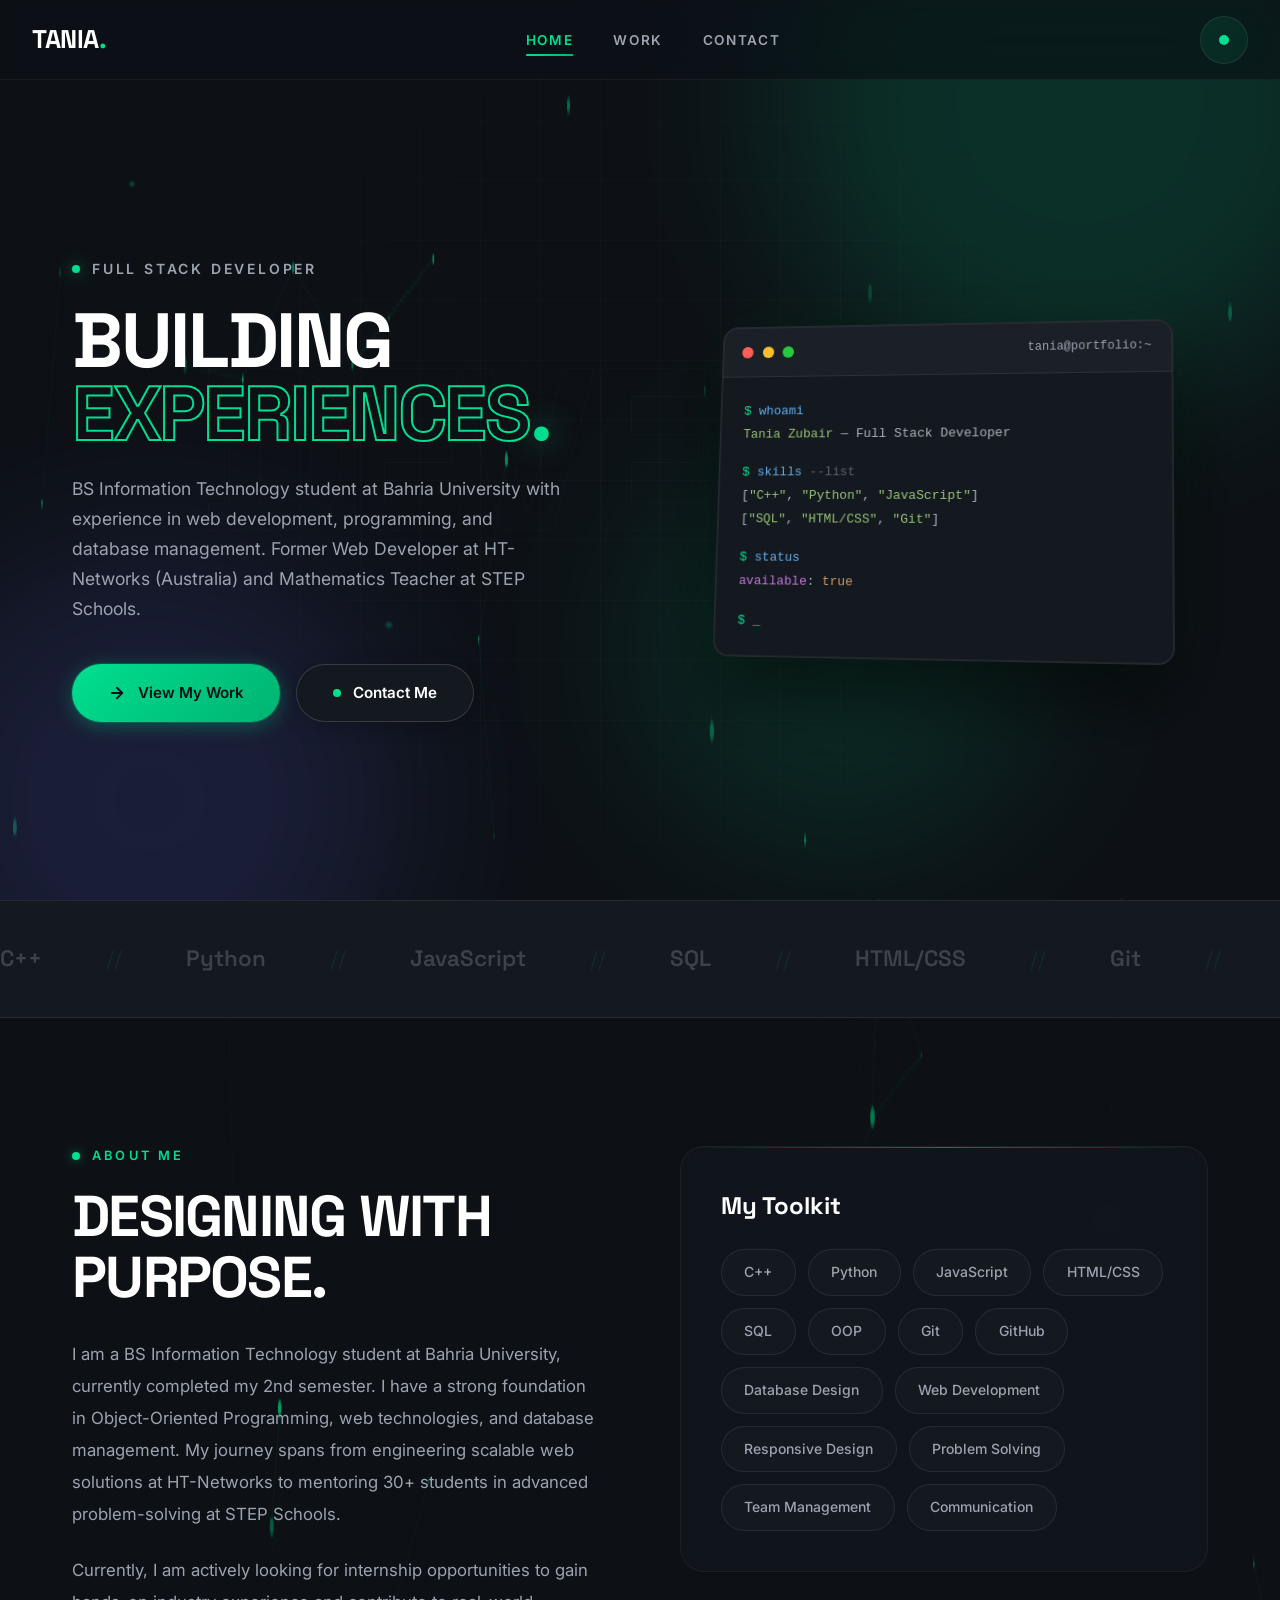
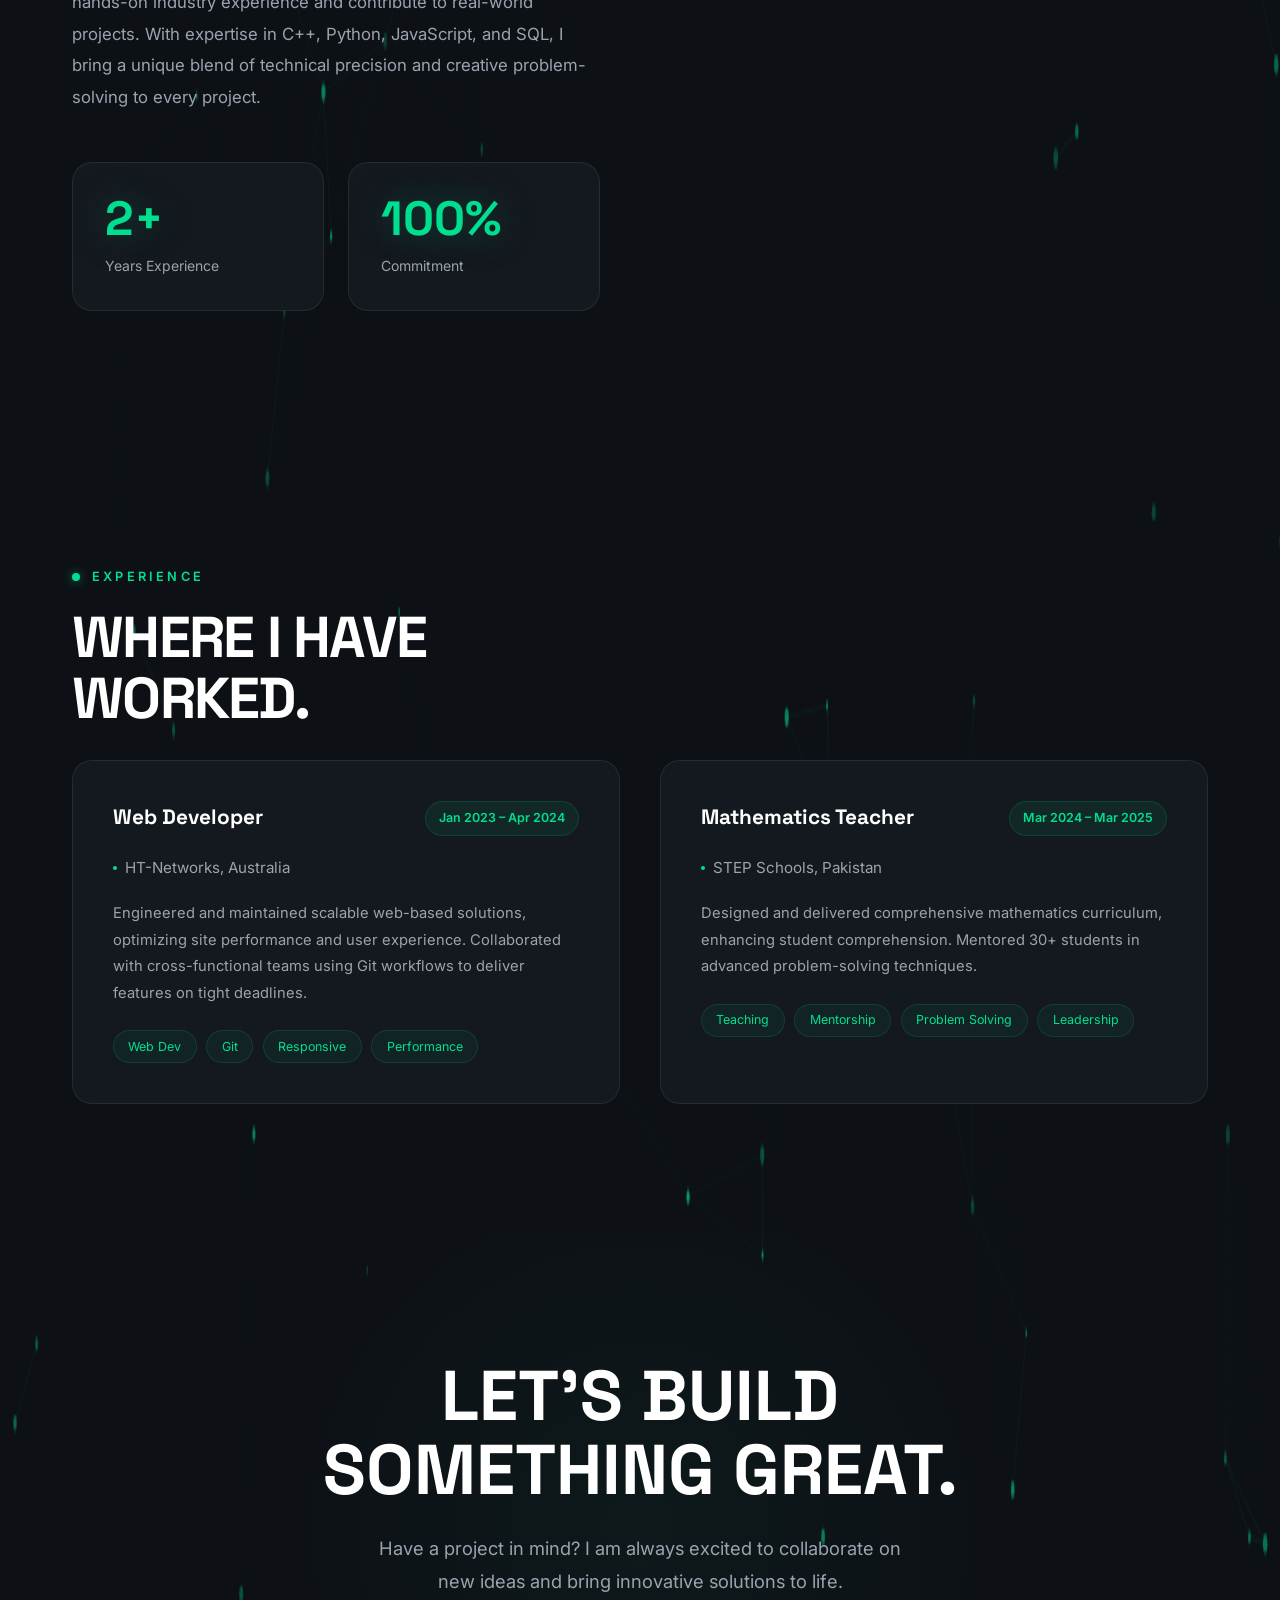
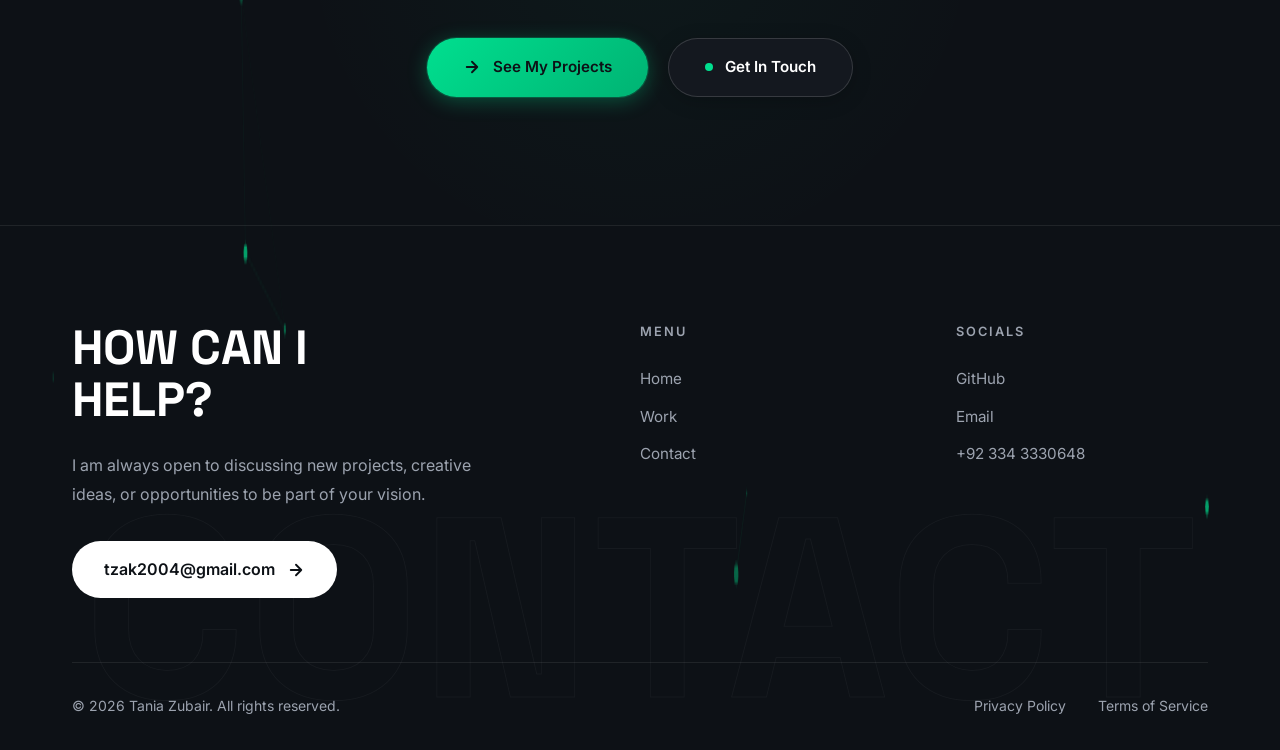
<file: index.html>
<!DOCTYPE html>
<script type="text/javascript">
    (function(c,l,a,r,i,t,y){
        c[a]=c[a]||function(){(c[a].q=c[a].q||[]).push(arguments)};
        t=l.createElement(r);t.async=1;t.src="https://www.clarity.ms/tag/"+i;
        y=l.getElementsByTagName(r)[0];y.parentNode.insertBefore(t,y);
    })(window, document, "clarity", "script", "xcd0pey4t0");
</script>
<html lang="en">
<head>
    <meta charset="UTF-8">
    <meta name="viewport" content="width=device-width, initial-scale=1.0">
    <title>Tania Zubair | Full Stack Developer</title>
    <link rel="preconnect" href="https://fonts.googleapis.com">
    <link rel="preconnect" href="https://fonts.gstatic.com" crossorigin>
    <link href="https://fonts.googleapis.com/css2?family=Inter:wght@300;400;500;600;700;800;900&family=Space+Grotesk:wght@400;500;600;700&display=swap" rel="stylesheet">
    <link rel="stylesheet" href="styles.css">
    <style>
        #particleCanvas {
            position: fixed;
            top: 0; left: 0;
            width: 100%; height: 100%;
            z-index: 0;
            pointer-events: none;
        }

        .cursor-trail {
            position: fixed;
            width: 8px; height: 8px;
            border-radius: 50%;
            background: var(--accent);
            pointer-events: none;
            z-index: 9999;
            opacity: 0;
            transition: opacity 0.3s ease;
            box-shadow: 0 0 20px var(--accent), 0 0 40px var(--accent-glow);
        }

        body:hover .cursor-trail { opacity: 0.8; }

        .hero {
            min-height: 100vh;
            display: flex;
            align-items: center;
            position: relative;
            overflow: hidden;
            padding-top: 80px;
        }

        .hero-mesh {
            position: absolute;
            inset: 0;
            overflow: hidden;
            pointer-events: none;
        }

        .mesh-blob {
            position: absolute;
            border-radius: 50%;
            filter: blur(80px);
            opacity: 0.15;
            animation: mesh-move 20s infinite ease-in-out;
        }

        .mesh-blob:nth-child(1) {
            width: 600px; height: 600px;
            background: var(--accent);
            top: -200px; right: -100px;
            animation-delay: 0s;
        }

        .mesh-blob:nth-child(2) {
            width: 500px; height: 500px;
            background: #6366f1;
            bottom: -150px; left: -100px;
            animation-delay: -7s;
            animation-duration: 25s;
        }

        .mesh-blob:nth-child(3) {
            width: 400px; height: 400px;
            background: var(--accent-dark);
            top: 50%; left: 50%;
            animation-delay: -14s;
            animation-duration: 18s;
        }

        @keyframes mesh-move {
            0% { transform: translate(0, 0) rotate(0deg); }
            33% { transform: translate(30px, -30px) rotate(120deg); }
            66% { transform: translate(-20px, 20px) rotate(240deg); }
            100% { transform: translate(0, 0) rotate(360deg); }
        }

        .hero-grid {
            position: absolute;
            inset: 0;
            background-image: 
                linear-gradient(rgba(255,255,255,0.02) 1px, transparent 1px),
                linear-gradient(90deg, rgba(255,255,255,0.02) 1px, transparent 1px);
            background-size: 60px 60px;
            pointer-events: none;
            mask-image: radial-gradient(circle at center, black 30%, transparent 70%);
            -webkit-mask-image: radial-gradient(circle at center, black 30%, transparent 70%);
        }

        .orb {
            position: absolute;
            border-radius: 50%;
            background: radial-gradient(circle, var(--accent) 0%, transparent 70%);
            opacity: 0.3;
            pointer-events: none;
        }

        .orb-1 { width: 8px; height: 8px; top: 20%; left: 10%; animation: orbit 15s linear infinite; }
        .orb-2 { width: 6px; height: 6px; top: 60%; right: 15%; animation: orbit-reverse 20s linear infinite; }
        .orb-3 { width: 10px; height: 10px; bottom: 30%; left: 30%; animation: orbit 25s linear infinite; }

        @keyframes orbit {
            0% { transform: rotate(0deg) translateX(80px) rotate(0deg); }
            100% { transform: rotate(360deg) translateX(80px) rotate(-360deg); }
        }

        @keyframes orbit-reverse {
            0% { transform: rotate(0deg) translateX(120px) rotate(0deg); }
            100% { transform: rotate(-360deg) translateX(120px) rotate(360deg); }
        }

        .hero-bg-text {
            position: absolute;
            top: 50%; left: 50%;
            transform: translate(-50%, -50%);
            font-size: 18vw;
            font-weight: 900;
            color: transparent;
            -webkit-text-stroke: 1px rgba(255, 255, 255, 0.025);
            white-space: nowrap;
            pointer-events: none;
            font-family: 'Space Grotesk', sans-serif;
            letter-spacing: -0.05em;
            user-select: none;
            animation: bg-text-pulse 8s ease-in-out infinite;
        }

        @keyframes bg-text-pulse {
            0%, 100% { opacity: 0.5; }
            50% { opacity: 1; }
        }

        .hero-container {
            max-width: 1200px;
            margin: 0 auto;
            padding: 0 2rem;
            width: 100%;
            display: grid;
            grid-template-columns: 1fr 1fr;
            gap: 4rem;
            align-items: center;
            position: relative;
            z-index: 1;
        }

        .hero-left { padding-right: 2rem; }

        .hero-subheading {
            display: flex;
            align-items: center;
            gap: 0.75rem;
            margin-bottom: 1.5rem;
        }

        .hero-subheading-dot {
            width: 8px; height: 8px;
            border-radius: 50%;
            background: var(--accent);
            box-shadow: 0 0 15px rgba(0, 223, 143, 0.6);
            animation: pulse-glow 2s infinite;
        }

        .hero-subheading-text {
            font-size: 0.875rem;
            font-weight: 600;
            letter-spacing: 0.2em;
            text-transform: uppercase;
            color: var(--text-secondary);
        }

        .hero-title {
            font-family: 'Space Grotesk', sans-serif;
            font-size: clamp(3rem, 6vw, 5.5rem);
            font-weight: 700;
            line-height: 0.95;
            letter-spacing: -0.03em;
            margin-bottom: 1.5rem;
        }

        .hero-title-outline {
            color: transparent;
            -webkit-text-stroke: 2px var(--accent);
            position: relative;
            display: inline-block;
        }

        .hero-title-outline::after {
            content: '.';
            color: var(--accent);
            -webkit-text-stroke: 0;
            text-shadow: 0 0 30px rgba(0, 223, 143, 0.5);
        }

        .hero-body {
            font-size: 1.1rem;
            color: var(--text-secondary);
            max-width: 500px;
            margin-bottom: 2.5rem;
            line-height: 1.7;
        }

        .hero-cta { display: flex; gap: 1rem; flex-wrap: wrap; }

        .hero-right {
            display: flex;
            justify-content: center;
            align-items: center;
            position: relative;
            perspective: 1200px;
        }

        .hero-visual {
            position: relative;
            transform-style: preserve-3d;
            animation: float 6s ease-in-out infinite;
        }

        .terminal-window {
            width: 460px;
            background: var(--bg-surface);
            border: 1px solid var(--border);
            border-radius: 16px;
            overflow: hidden;
            box-shadow: 
                0 30px 80px rgba(0, 0, 0, 0.6),
                0 0 0 1px rgba(255, 255, 255, 0.05) inset,
                0 0 60px rgba(0, 223, 143, 0.06);
            transform: rotateY(-8deg) rotateX(6deg);
            transition: transform 0.6s cubic-bezier(0.16, 1, 0.3, 1);
            position: relative;
        }

        .terminal-window:hover {
            transform: rotateY(-3deg) rotateX(3deg) translateZ(30px);
            box-shadow: 
                0 40px 100px rgba(0, 0, 0, 0.7),
                0 0 0 1px rgba(0, 223, 143, 0.2) inset,
                0 0 80px rgba(0, 223, 143, 0.12);
        }

        .terminal-header {
            display: flex;
            align-items: center;
            gap: 0.6rem;
            padding: 1rem 1.25rem;
            background: rgba(255, 255, 255, 0.03);
            border-bottom: 1px solid var(--border);
        }

        .term-dot { width: 12px; height: 12px; border-radius: 50%; }
        .term-dot.red { background: #ff5f56; }
        .term-dot.yellow { background: #ffbd2e; }
        .term-dot.green { background: #27c93f; }

        .term-title {
            margin-left: auto;
            font-size: 0.75rem;
            color: var(--text-secondary);
            font-family: 'Courier New', monospace;
        }

        .terminal-body {
            padding: 1.5rem;
            font-family: 'Courier New', 'Fira Code', monospace;
            font-size: 0.82rem;
            line-height: 1.8;
            color: #abb2bf;
        }

        .term-prompt { color: var(--accent); }
        .term-cmd { color: #61afef; }
        .term-str { color: #98c379; }
        .term-keyword { color: #c678dd; }
        .term-blink { animation: blink 1s step-end infinite; color: var(--accent); }

        .marquee-section {
            padding: 2.5rem 0;
            border-top: 1px solid var(--border);
            border-bottom: 1px solid var(--border);
            overflow: hidden;
            background: var(--bg-surface);
            position: relative;
        }

        .marquee-track {
            display: flex;
            gap: 4rem;
            animation: marquee 20s linear infinite;
            width: max-content;
        }

        .marquee-track:hover { animation-play-state: paused; }

        .marquee-item {
            font-family: 'Space Grotesk', sans-serif;
            font-size: 1.4rem;
            font-weight: 600;
            color: var(--text-secondary);
            white-space: nowrap;
            opacity: 0.3;
            transition: all 0.3s ease;
            cursor: default;
        }

        .marquee-item:hover {
            opacity: 1;
            color: var(--accent);
            text-shadow: 0 0 20px rgba(0, 223, 143, 0.5);
        }

        .marquee-item::after {
            content: '//';
            margin-left: 4rem;
            color: var(--accent);
            opacity: 0.3;
            font-weight: 300;
        }

        .about { padding: 8rem 0; position: relative; }

        .about-grid {
            display: grid;
            grid-template-columns: 1fr 1fr;
            gap: 5rem;
            align-items: start;
        }

        .about-text {
            color: var(--text-secondary);
            font-size: 1.05rem;
            line-height: 1.9;
            margin-bottom: 1.5rem;
        }

        .about-stats {
            display: grid;
            grid-template-columns: 1fr 1fr;
            gap: 1.5rem;
            margin-top: 3rem;
        }

        .stat-item {
            position: relative;
            padding: 2rem;
            background: var(--bg-surface);
            border: 1px solid var(--border);
            border-radius: 20px;
            transition: all 0.5s cubic-bezier(0.16, 1, 0.3, 1);
            overflow: hidden;
        }

        .stat-item::before {
            content: '';
            position: absolute;
            top: 0; left: 0; width: 100%; height: 2px;
            background: linear-gradient(90deg, var(--accent), transparent);
            transform: translateX(-100%);
            transition: transform 0.6s ease;
        }

        .stat-item:hover::before { transform: translateX(0); }

        .stat-item:hover {
            border-color: var(--border-hover);
            transform: translateY(-8px) scale(1.02);
            box-shadow: 0 25px 50px rgba(0, 0, 0, 0.4), 0 0 30px rgba(0, 223, 143, 0.08);
        }

        .stat-number {
            font-family: 'Space Grotesk', sans-serif;
            font-size: 3rem;
            font-weight: 700;
            color: var(--accent);
            line-height: 1;
            text-shadow: 0 0 40px rgba(0, 223, 143, 0.3);
        }

        .stat-label {
            font-size: 0.875rem;
            color: var(--text-secondary);
            margin-top: 0.75rem;
        }

        .toolkit-card {
            background: var(--glass-bg);
            backdrop-filter: blur(20px) saturate(150%);
            -webkit-backdrop-filter: blur(20px) saturate(150%);
            border: 1px solid var(--glass-border);
            border-radius: 24px;
            padding: 2.5rem;
            position: relative;
            overflow: hidden;
        }

        .toolkit-card::before {
            content: '';
            position: absolute;
            top: 0; left: 0; right: 0;
            height: 1px;
            background: linear-gradient(90deg, transparent, var(--accent), transparent);
            opacity: 0.5;
        }

        .toolkit-heading {
            font-family: 'Space Grotesk', sans-serif;
            font-size: 1.5rem;
            font-weight: 700;
            margin-bottom: 1.5rem;
        }

        .skills-grid {
            display: flex;
            flex-wrap: wrap;
            gap: 0.75rem;
        }

        .skill-chip {
            padding: 0.7rem 1.4rem;
            border: 1px solid var(--border);
            border-radius: 100px;
            font-size: 0.875rem;
            font-weight: 500;
            color: var(--text-secondary);
            transition: all 0.4s cubic-bezier(0.16, 1, 0.3, 1);
            cursor: default;
            background: rgba(255, 255, 255, 0.02);
            position: relative;
            overflow: hidden;
        }

        .skill-chip::before {
            content: '';
            position: absolute;
            inset: 0;
            background: linear-gradient(135deg, rgba(0, 223, 143, 0.15), transparent);
            opacity: 0;
            transition: opacity 0.3s ease;
        }

        .skill-chip:hover {
            border-color: var(--accent);
            color: var(--accent);
            box-shadow: 0 0 25px rgba(0, 223, 143, 0.2), 0 0 0 1px rgba(0, 223, 143, 0.1);
            transform: translateY(-3px) scale(1.08);
        }

        .skill-chip:hover::before { opacity: 1; }

        .experience { padding: 8rem 0; }

        .experience-grid {
            display: grid;
            grid-template-columns: 1fr 1fr;
            gap: 2.5rem;
        }

        .exp-card {
            background: var(--bg-surface);
            border: 1px solid var(--border);
            border-radius: 20px;
            padding: 2.5rem;
            transition: all 0.5s cubic-bezier(0.16, 1, 0.3, 1);
            position: relative;
            overflow: hidden;
            transform-style: preserve-3d;
        }

        .exp-card::before {
            content: '';
            position: absolute;
            top: 0; left: 0; width: 100%; height: 2px;
            background: linear-gradient(90deg, var(--accent), var(--accent-dark), transparent);
            transform: translateX(-100%);
            transition: transform 0.6s ease;
        }

        .exp-card:hover::before { transform: translateX(0); }

        .exp-card:hover {
            border-color: var(--border-hover);
            transform: translateY(-10px) rotateX(3deg);
            box-shadow: 0 30px 60px rgba(0, 0, 0, 0.4), 0 0 0 1px rgba(0, 223, 143, 0.1);
        }

        .exp-header {
            display: flex;
            justify-content: space-between;
            align-items: flex-start;
            margin-bottom: 1.25rem;
        }

        .exp-title {
            font-family: 'Space Grotesk', sans-serif;
            font-size: 1.3rem;
            font-weight: 700;
        }

        .exp-date {
            font-size: 0.78rem;
            color: var(--accent);
            font-weight: 600;
            white-space: nowrap;
            padding: 0.4rem 0.8rem;
            background: rgba(0, 223, 143, 0.08);
            border-radius: 100px;
            border: 1px solid rgba(0, 223, 143, 0.15);
        }

        .exp-company {
            color: var(--text-secondary);
            font-size: 0.95rem;
            margin-bottom: 1.25rem;
            display: flex;
            align-items: center;
            gap: 0.5rem;
        }

        .exp-company::before {
            content: '';
            width: 4px; height: 4px;
            border-radius: 50%;
            background: var(--accent);
        }

        .exp-desc {
            color: var(--text-secondary);
            font-size: 0.92rem;
            line-height: 1.8;
        }

        .exp-tags {
            display: flex;
            flex-wrap: wrap;
            gap: 0.6rem;
            margin-top: 1.5rem;
        }

        .exp-tag {
            padding: 0.35rem 0.9rem;
            background: rgba(0, 223, 143, 0.06);
            border: 1px solid rgba(0, 223, 143, 0.15);
            border-radius: 100px;
            font-size: 0.78rem;
            color: var(--accent);
            transition: all 0.3s ease;
        }

        .exp-tag:hover {
            background: rgba(0, 223, 143, 0.12);
            transform: translateY(-2px);
        }

        .cta-section {
            padding: 8rem 0;
            text-align: center;
            position: relative;
            overflow: hidden;
        }

        .cta-section::before {
            content: '';
            position: absolute;
            top: 50%; left: 50%;
            transform: translate(-50%, -50%);
            width: 700px; height: 700px;
            background: radial-gradient(circle, rgba(0, 223, 143, 0.04) 0%, transparent 70%);
            pointer-events: none;
            animation: cta-pulse 6s ease-in-out infinite;
        }

        .cta-heading {
            font-family: 'Space Grotesk', sans-serif;
            font-size: clamp(2.5rem, 5.5vw, 4.5rem);
            font-weight: 700;
            margin-bottom: 1.5rem;
            line-height: 1.05;
        }

        .cta-text {
            color: var(--text-secondary);
            max-width: 550px;
            margin: 0 auto 2.5rem;
            font-size: 1.15rem;
            line-height: 1.8;
        }

        .cta-buttons {
            display: flex;
            gap: 1.25rem;
            justify-content: center;
            flex-wrap: wrap;
        }

        .scroll-progress {
            position: fixed;
            top: 0; left: 0;
            height: 3px;
            background: linear-gradient(90deg, var(--accent), var(--accent-dark));
            z-index: 10000;
            width: 0%;
            transition: width 0.1s ease;
            box-shadow: 0 0 10px var(--accent-glow);
        }

        @media (max-width: 1024px) {
            .hero-container { grid-template-columns: 1fr; text-align: center; gap: 3rem; }
            .hero-left { padding-right: 0; order: 2; }
            .hero-right { order: 1; }
            .hero-body { margin-left: auto; margin-right: auto; }
            .hero-cta { justify-content: center; }
            .about-grid { grid-template-columns: 1fr; gap: 3rem; }
            .experience-grid { grid-template-columns: 1fr; }
            .terminal-window { width: 100%; max-width: 400px; }
        }

        @media (max-width: 768px) {
            .hero-title { font-size: 2.5rem; }
            .terminal-window { transform: none !important; max-width: 340px; }
            .terminal-body { font-size: 0.75rem; }
            .about-stats { grid-template-columns: 1fr; }
            .cta-heading { font-size: 2rem; }
        }
    </style>
</head>
<body>
    <div class="scroll-progress" id="scrollProgress"></div>
    <div class="cursor-trail" id="cursorTrail"></div>
    <canvas id="particleCanvas"></canvas>

    <nav class="navbar">
        <div class="nav-container">
            <a href="index.html" class="logo">TANIA<span class="logo-dot">.</span></a>
            <ul class="nav-links">
                <li><a href="index.html" class="active">Home</a></li>
                <li><a href="work.html">Work</a></li>
                <li><a href="contact.html">Contact</a></li>
            </ul>
            <div class="nav-action" onclick="window.location.href='contact.html'">
                <div class="nav-action-dot"></div>
            </div>
            <div class="mobile-menu-btn" id="mobileMenuBtn" onclick="toggleMobileMenu()">
                <span class="bar1"></span>
                <span class="bar2"></span>
                <span class="bar3"></span>
            </div>
        </div>
    </nav>

    <div class="mobile-overlay" id="mobileOverlay">
        <a href="index.html" onclick="toggleMobileMenu()">Home</a>
        <a href="work.html" onclick="toggleMobileMenu()">Work</a>
        <a href="contact.html" onclick="toggleMobileMenu()">Contact</a>
    </div>

    <section class="hero">
        <div class="hero-mesh">
            <div class="mesh-blob"></div>
            <div class="mesh-blob"></div>
            <div class="mesh-blob"></div>
        </div>
        <div class="hero-grid"></div>
        <div class="orb orb-1"></div>
        <div class="orb orb-2"></div>
        <div class="orb orb-3"></div>
        <div class="hero-bg-text">DEVELOP</div>
        <div class="hero-container">
            <div class="hero-left">
                <div class="hero-subheading">
                    <div class="hero-subheading-dot"></div>
                    <span class="hero-subheading-text">Full Stack Developer</span>
                </div>
                <h1 class="hero-title">
                    BUILDING<br>
                    <span class="hero-title-outline">EXPERIENCES</span>
                </h1>
                <p class="hero-body">
                    BS Information Technology student at Bahria University with experience in web development, 
                    programming, and database management. Former Web Developer at HT-Networks (Australia) and 
                    Mathematics Teacher at STEP Schools.
                </p>
                <div class="hero-cta">
                    <a href="work.html" class="btn btn-primary">
                        <svg width="18" height="18" viewBox="0 0 24 24" fill="none" stroke="currentColor" stroke-width="2.5" stroke-linecap="round" stroke-linejoin="round"><path d="M5 12h14M12 5l7 7-7 7"/></svg>
                        View My Work
                    </a>
                    <a href="contact.html" class="btn btn-secondary">
                        <span class="btn-dot"></span>
                        Contact Me
                    </a>
                </div>
            </div>
            <div class="hero-right">
                <div class="hero-visual">
                    <div class="terminal-window" id="tiltCard">
                        <div class="terminal-header">
                            <div class="term-dot red"></div>
                            <div class="term-dot yellow"></div>
                            <div class="term-dot green"></div>
                            <span class="term-title">tania@portfolio:~</span>
                        </div>
                        <div class="terminal-body">
                            <div><span class="term-prompt">$</span> <span class="term-cmd">whoami</span></div>
                            <div><span class="term-str">Tania Zubair</span> — Full Stack Developer</div>
                            <div style="margin-top: 1rem;"><span class="term-prompt">$</span> <span class="term-cmd">skills</span> <span style="color: #5c6370;">--list</span></div>
                            <div>[<span class="term-str">"C++"</span>, <span class="term-str">"Python"</span>, <span class="term-str">"JavaScript"</span>]</div>
                            <div>[<span class="term-str">"SQL"</span>, <span class="term-str">"HTML/CSS"</span>, <span class="term-str">"Git"</span>]</div>
                            <div style="margin-top: 1rem;"><span class="term-prompt">$</span> <span class="term-cmd">status</span></div>
                            <div><span class="term-keyword">available</span>: <span style="color: #d19a66;">true</span></div>
                            <div style="margin-top: 1rem;"><span class="term-prompt">$</span> <span class="term-blink">_</span></div>
                        </div>
                    </div>
                </div>
            </div>
        </div>
    </section>

    <section class="marquee-section">
        <div class="marquee-track">
            <span class="marquee-item">C++</span>
            <span class="marquee-item">Python</span>
            <span class="marquee-item">JavaScript</span>
            <span class="marquee-item">SQL</span>
            <span class="marquee-item">HTML/CSS</span>
            <span class="marquee-item">Git</span>
            <span class="marquee-item">OOP</span>
            <span class="marquee-item">Responsive</span>
            <span class="marquee-item">C++</span>
            <span class="marquee-item">Python</span>
            <span class="marquee-item">JavaScript</span>
            <span class="marquee-item">SQL</span>
            <span class="marquee-item">HTML/CSS</span>
            <span class="marquee-item">Git</span>
            <span class="marquee-item">OOP</span>
            <span class="marquee-item">Responsive</span>
        </div>
    </section>

    <section class="about" id="about">
        <div class="section-container">
            <div class="about-grid">
                <div class="reveal">
                    <div class="section-label">
                        <div class="section-label-dot"></div>
                        <span class="section-label-text">About Me</span>
                    </div>
                    <h2 class="section-heading">DESIGNING WITH<br>PURPOSE.</h2>
                    <p class="about-text">
                        I am a BS Information Technology student at Bahria University, currently completed my 2nd semester. 
                        I have a strong foundation in Object-Oriented Programming, web technologies, and database management. 
                        My journey spans from engineering scalable web solutions at HT-Networks to mentoring 30+ students 
                        in advanced problem-solving at STEP Schools.
                    </p>
                    <p class="about-text">
                        Currently, I am actively looking for internship opportunities to gain hands-on industry experience 
                        and contribute to real-world projects. With expertise in C++, Python, JavaScript, and SQL, 
                        I bring a unique blend of technical precision and creative problem-solving to every project.
                    </p>
                    <div class="about-stats">
                        <div class="stat-item">
                            <div class="stat-number">2+</div>
                            <div class="stat-label">Years Experience</div>
                        </div>
                        <div class="stat-item">
                            <div class="stat-number">100%</div>
                            <div class="stat-label">Commitment</div>
                        </div>
                    </div>
                </div>
                <div class="reveal" style="transition-delay: 0.2s;">
                    <div class="toolkit-card">
                        <h3 class="toolkit-heading">My Toolkit</h3>
                        <div class="skills-grid">
                            <span class="skill-chip">C++</span>
                            <span class="skill-chip">Python</span>
                            <span class="skill-chip">JavaScript</span>
                            <span class="skill-chip">HTML/CSS</span>
                            <span class="skill-chip">SQL</span>
                            <span class="skill-chip">OOP</span>
                            <span class="skill-chip">Git</span>
                            <span class="skill-chip">GitHub</span>
                            <span class="skill-chip">Database Design</span>
                            <span class="skill-chip">Web Development</span>
                            <span class="skill-chip">Responsive Design</span>
                            <span class="skill-chip">Problem Solving</span>
                            <span class="skill-chip">Team Management</span>
                            <span class="skill-chip">Communication</span>
                        </div>
                    </div>
                </div>
            </div>
        </div>
    </section>

    <section class="experience">
        <div class="section-container">
            <div class="section-label reveal">
                <div class="section-label-dot"></div>
                <span class="section-label-text">Experience</span>
            </div>
            <h2 class="section-heading reveal">WHERE I HAVE<br>WORKED.</h2>
            <div class="experience-grid">
                <div class="exp-card reveal" data-tilt>
                    <div class="exp-header">
                        <div class="exp-title">Web Developer</div>
                        <div class="exp-date">Jan 2023 – Apr 2024</div>
                    </div>
                    <div class="exp-company">HT-Networks, Australia</div>
                    <div class="exp-desc">
                        Engineered and maintained scalable web-based solutions, optimizing site performance and user experience. 
                        Collaborated with cross-functional teams using Git workflows to deliver features on tight deadlines.
                    </div>
                    <div class="exp-tags">
                        <span class="exp-tag">Web Dev</span>
                        <span class="exp-tag">Git</span>
                        <span class="exp-tag">Responsive</span>
                        <span class="exp-tag">Performance</span>
                    </div>
                </div>
                <div class="exp-card reveal" data-tilt style="transition-delay: 0.1s;">
                    <div class="exp-header">
                        <div class="exp-title">Mathematics Teacher</div>
                        <div class="exp-date">Mar 2024 – Mar 2025</div>
                    </div>
                    <div class="exp-company">STEP Schools, Pakistan</div>
                    <div class="exp-desc">
                        Designed and delivered comprehensive mathematics curriculum, enhancing student comprehension. 
                        Mentored 30+ students in advanced problem-solving techniques.
                    </div>
                    <div class="exp-tags">
                        <span class="exp-tag">Teaching</span>
                        <span class="exp-tag">Mentorship</span>
                        <span class="exp-tag">Problem Solving</span>
                        <span class="exp-tag">Leadership</span>
                    </div>
                </div>
            </div>
        </div>
    </section>

    <section class="cta-section">
        <div class="section-container">
            <h2 class="cta-heading reveal">LET'S BUILD<br>SOMETHING GREAT.</h2>
            <p class="cta-text reveal">
                Have a project in mind? I am always excited to collaborate on new ideas and bring innovative solutions to life.
            </p>
            <div class="cta-buttons reveal">
                <a href="work.html" class="btn btn-primary">
                    <svg width="18" height="18" viewBox="0 0 24 24" fill="none" stroke="currentColor" stroke-width="2.5" stroke-linecap="round" stroke-linejoin="round"><path d="M5 12h14M12 5l7 7-7 7"/></svg>
                    See My Projects
                </a>
                <a href="contact.html" class="btn btn-secondary">
                    <span class="btn-dot"></span>
                    Get In Touch
                </a>
            </div>
        </div>
    </section>

    <footer class="footer">
        <div class="footer-bg-text">CONTACT</div>
        <div class="section-container">
            <div class="footer-grid">
                <div class="reveal">
                    <h2 class="footer-heading">HOW CAN I<br>HELP?</h2>
                    <p class="footer-text">
                        I am always open to discussing new projects, creative ideas, or opportunities to be part of your vision.
                    </p>
                    <a href="mailto:tzak2004@gmail.com" class="footer-email-btn">
                        tzak2004@gmail.com
                        <svg width="18" height="18" viewBox="0 0 24 24" fill="none" stroke="currentColor" stroke-width="2.5" stroke-linecap="round" stroke-linejoin="round"><path d="M5 12h14M12 5l7 7-7 7"/></svg>
                    </a>
                </div>
                <div class="reveal" style="transition-delay: 0.1s;">
                    <div class="footer-links-title">Menu</div>
                    <ul class="footer-links">
                        <li><a href="index.html">Home</a></li>
                        <li><a href="work.html">Work</a></li>
                        <li><a href="contact.html">Contact</a></li>
                    </ul>
                </div>
                <div class="reveal" style="transition-delay: 0.2s;">
                    <div class="footer-links-title">Socials</div>
                    <ul class="footer-links">
                        <li><a href="https://github.com/taniazubair" target="_blank">GitHub</a></li>
                        <li><a href="mailto:tzak2004@gmail.com">Email</a></li>
                        <li><a href="tel:+923343330648">+92 334 3330648</a></li>
                    </ul>
                </div>
            </div>
            <div class="footer-bottom">
                <div class="footer-copyright">&copy; 2026 Tania Zubair. All rights reserved.</div>
                <div class="footer-legal">
                    <a href="#">Privacy Policy</a>
                    <a href="#">Terms of Service</a>
                </div>
            </div>
        </div>
    </footer>

    <script>
        function toggleMobileMenu() {
            const overlay = document.getElementById('mobileOverlay');
            const btn = document.getElementById('mobileMenuBtn');
            overlay.classList.toggle('active');
            btn.classList.toggle('active');
        }

        const revealElements = document.querySelectorAll('.reveal');
        const revealObserver = new IntersectionObserver((entries) => {
            entries.forEach(entry => {
                if (entry.isIntersecting) entry.target.classList.add('active');
            });
        }, { threshold: 0.1, rootMargin: '-80px' });
        revealElements.forEach(el => revealObserver.observe(el));

        const canvas = document.getElementById('particleCanvas');
        const ctx = canvas.getContext('2d');
        let particles = [];
        let mouse = { x: null, y: null };

        function resizeCanvas() {
            canvas.width = window.innerWidth;
            canvas.height = window.innerHeight;
        }
        resizeCanvas();
        window.addEventListener('resize', resizeCanvas);

        class Particle {
            constructor() {
                this.x = Math.random() * canvas.width;
                this.y = Math.random() * canvas.height;
                this.size = Math.random() * 2 + 0.5;
                this.speedX = (Math.random() - 0.5) * 0.5;
                this.speedY = (Math.random() - 0.5) * 0.5;
                this.opacity = Math.random() * 0.5 + 0.2;
            }
            update() {
                this.x += this.speedX;
                this.y += this.speedY;
                if (mouse.x != null) {
                    const dx = mouse.x - this.x;
                    const dy = mouse.y - this.y;
                    const distance = Math.sqrt(dx * dx + dy * dy);
                    if (distance < 150) {
                        const force = (150 - distance) / 150;
                        this.x -= dx * force * 0.02;
                        this.y -= dy * force * 0.02;
                    }
                }
                if (this.x < 0 || this.x > canvas.width) this.speedX *= -1;
                if (this.y < 0 || this.y > canvas.height) this.speedY *= -1;
            }
            draw() {
                ctx.beginPath();
                ctx.arc(this.x, this.y, this.size, 0, Math.PI * 2);
                ctx.fillStyle = `rgba(0, 223, 143, ${this.opacity})`;
                ctx.fill();
            }
        }

        function initParticles() {
            particles = [];
            for (let i = 0; i < 80; i++) particles.push(new Particle());
        }
        initParticles();

        function connectParticles() {
            for (let i = 0; i < particles.length; i++) {
                for (let j = i + 1; j < particles.length; j++) {
                    const dx = particles[i].x - particles[j].x;
                    const dy = particles[i].y - particles[j].y;
                    const distance = Math.sqrt(dx * dx + dy * dy);
                    if (distance < 120) {
                        ctx.beginPath();
                        ctx.strokeStyle = `rgba(0, 223, 143, ${0.15 * (1 - distance / 120)})`;
                        ctx.lineWidth = 0.5;
                        ctx.moveTo(particles[i].x, particles[i].y);
                        ctx.lineTo(particles[j].x, particles[j].y);
                        ctx.stroke();
                    }
                }
            }
        }

        function animateParticles() {
            ctx.clearRect(0, 0, canvas.width, canvas.height);
            particles.forEach(p => { p.update(); p.draw(); });
            connectParticles();
            requestAnimationFrame(animateParticles);
        }
        animateParticles();

        window.addEventListener('mousemove', (e) => {
            mouse.x = e.clientX;
            mouse.y = e.clientY;
        });

        window.addEventListener('mouseleave', () => {
            mouse.x = null;
            mouse.y = null;
        });

        const cursorTrail = document.getElementById('cursorTrail');
        let trailX = 0, trailY = 0;
        let currentX = 0, currentY = 0;

        document.addEventListener('mousemove', (e) => {
            trailX = e.clientX;
            trailY = e.clientY;
        });

        function animateCursor() {
            currentX += (trailX - currentX) * 0.15;
            currentY += (trailY - currentY) * 0.15;
            cursorTrail.style.left = currentX - 4 + 'px';
            cursorTrail.style.top = currentY - 4 + 'px';
            requestAnimationFrame(animateCursor);
        }
        animateCursor();

        const scrollProgress = document.getElementById('scrollProgress');
        window.addEventListener('scroll', () => {
            const scrollTop = window.scrollY;
            const docHeight = document.documentElement.scrollHeight - window.innerHeight;
            const scrollPercent = (scrollTop / docHeight) * 100;
            scrollProgress.style.width = scrollPercent + '%';
        });

        const tiltCard = document.getElementById('tiltCard');
        const heroRight = document.querySelector('.hero-right');

        heroRight.addEventListener('mousemove', (e) => {
            const rect = heroRight.getBoundingClientRect();
            const x = (e.clientX - rect.left) / rect.width - 0.5;
            const y = (e.clientY - rect.top) / rect.height - 0.5;
            tiltCard.style.transform = `rotateY(${x * 20}deg) rotateX(${-y * 20}deg) translateZ(40px)`;
        });

        heroRight.addEventListener('mouseleave', () => {
            tiltCard.style.transform = 'rotateY(-8deg) rotateX(6deg)';
        });

        document.querySelectorAll('[data-tilt]').forEach(card => {
            card.addEventListener('mousemove', (e) => {
                const rect = card.getBoundingClientRect();
                const x = (e.clientX - rect.left) / rect.width - 0.5;
                const y = (e.clientY - rect.top) / rect.height - 0.5;
                card.style.transform = `translateY(-10px) rotateX(${y * -12}deg) rotateY(${x * 12}deg)`;
            });
            card.addEventListener('mouseleave', () => {
                card.style.transform = '';
            });
        });

        window.addEventListener('scroll', () => {
            const navbar = document.querySelector('.navbar');
            if (window.pageYOffset > 100) {
                navbar.classList.add('scrolled');
            } else {
                navbar.classList.remove('scrolled');
            }
        });

        document.querySelectorAll('.btn').forEach(btn => {
            btn.addEventListener('mousemove', (e) => {
                const rect = btn.getBoundingClientRect();
                const x = e.clientX - rect.left - rect.width / 2;
                const y = e.clientY - rect.top - rect.height / 2;
                btn.style.transform = `translate(${x * 0.15}px, ${y * 0.15}px)`;
            });
            btn.addEventListener('mouseleave', () => {
                btn.style.transform = '';
            });
        });
    </script>
</body>
</html>
</file>
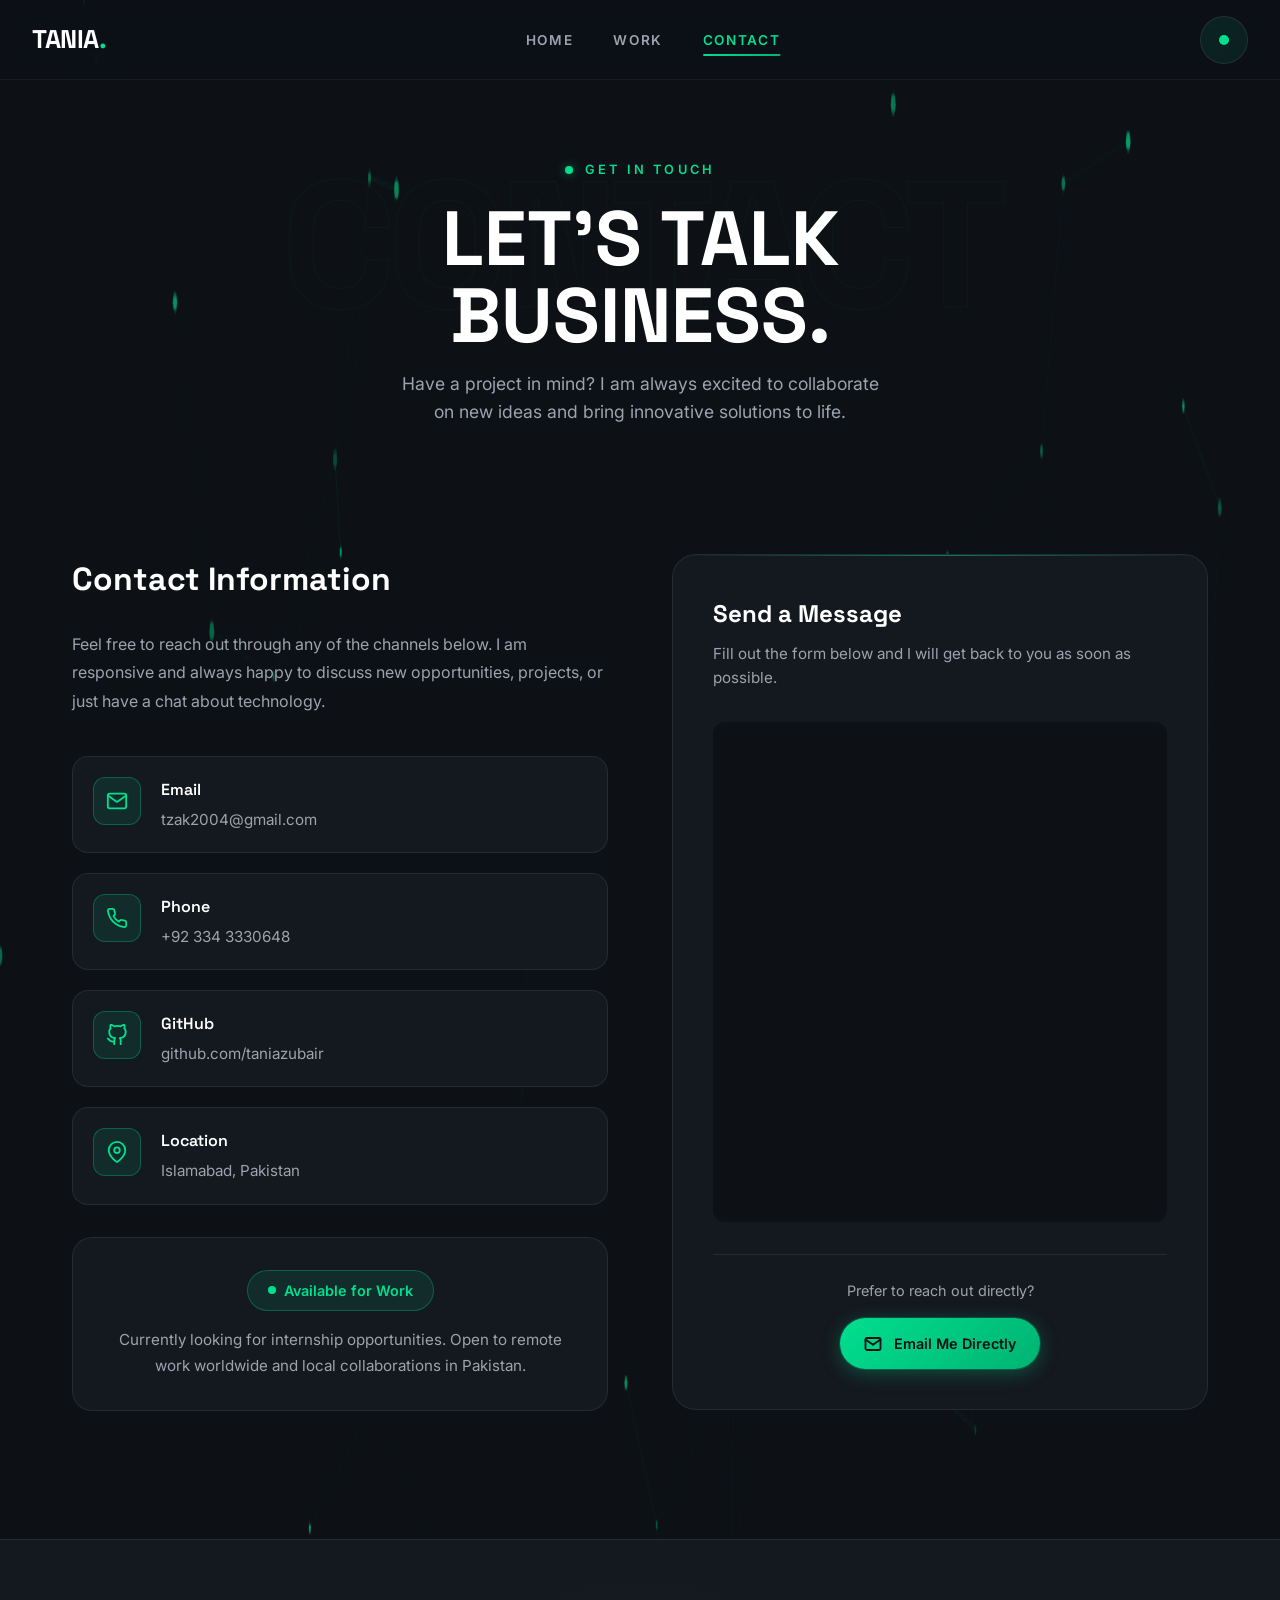
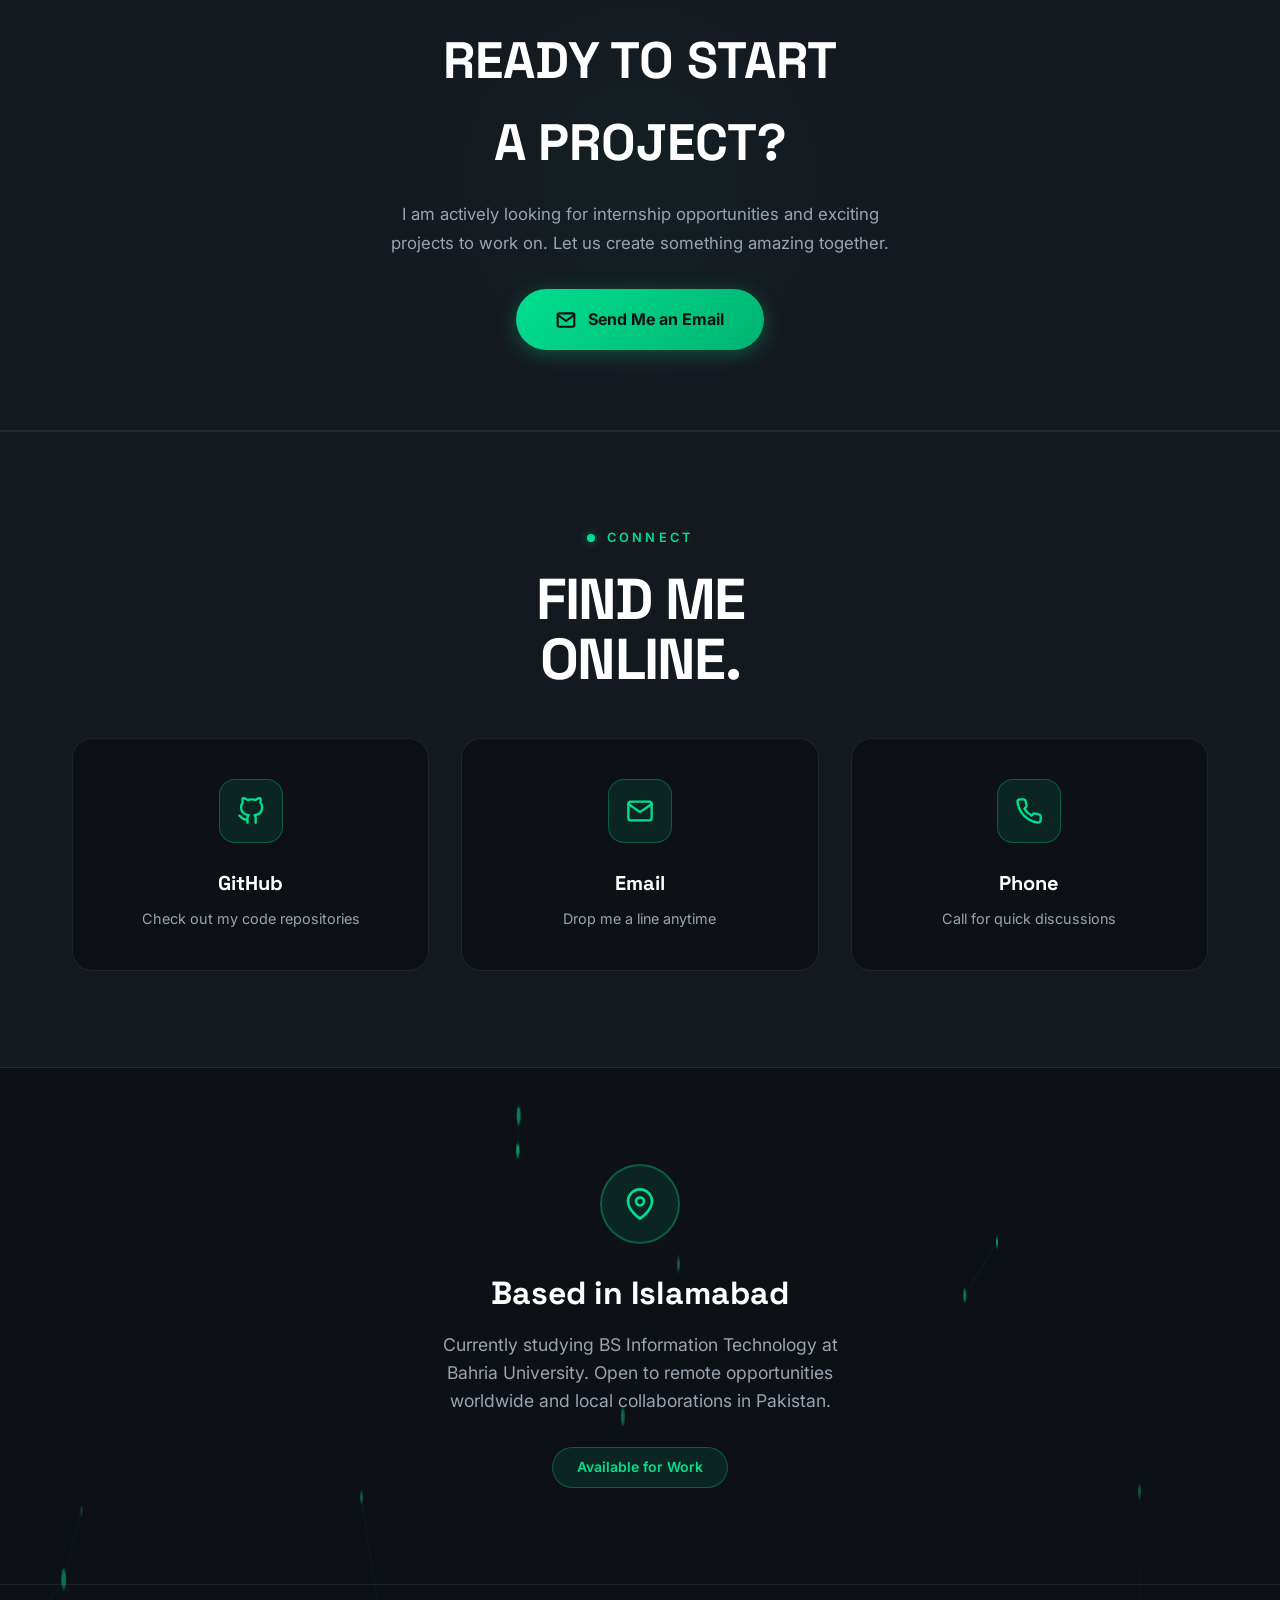
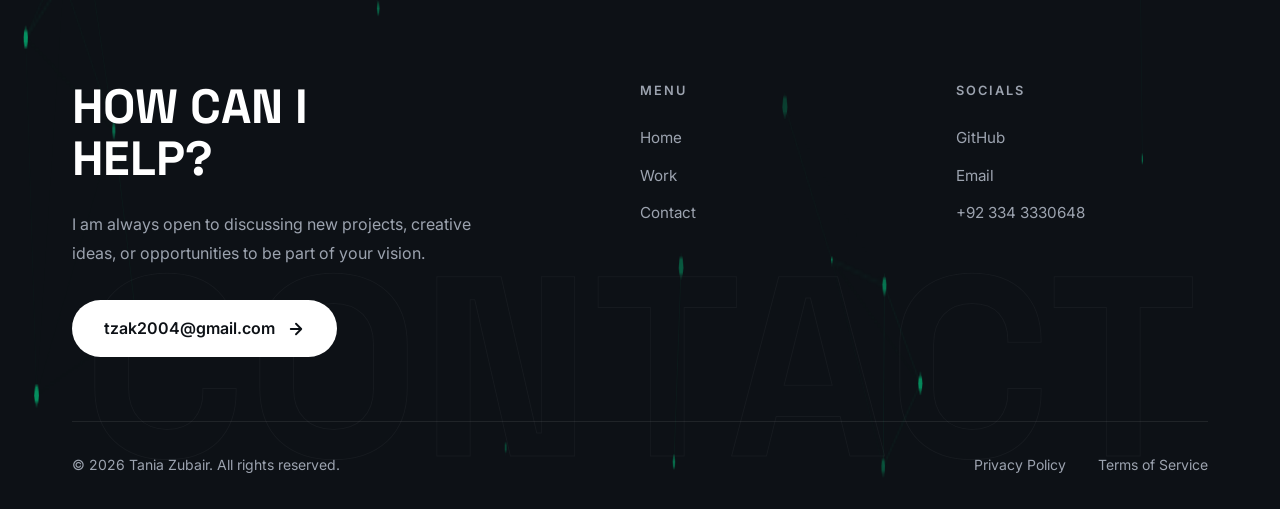
<file: contact.html>
<!DOCTYPE html>
<script type="text/javascript">
    (function(c,l,a,r,i,t,y){
        c[a]=c[a]||function(){(c[a].q=c[a].q||[]).push(arguments)};
        t=l.createElement(r);t.async=1;t.src="https://www.clarity.ms/tag/"+i;
        y=l.getElementsByTagName(r)[0];y.parentNode.insertBefore(t,y);
    })(window, document, "clarity", "script", "xcd0pey4t0");
</script>
<html lang="en">
<head>
    <meta charset="UTF-8">
    <meta name="viewport" content="width=device-width, initial-scale=1.0">
    <title>Contact | Tania Zubair Portfolio</title>
    <link rel="preconnect" href="https://fonts.googleapis.com">
    <link rel="preconnect" href="https://fonts.gstatic.com" crossorigin>
    <link href="https://fonts.googleapis.com/css2?family=Inter:wght@300;400;500;600;700;800;900&family=Space+Grotesk:wght@400;500;600;700&display=swap" rel="stylesheet">
    <link rel="stylesheet" href="styles.css">
    <style>
        #particleCanvas {
            position: fixed;
            top: 0; left: 0;
            width: 100%; height: 100%;
            z-index: 0;
            pointer-events: none;
        }

        .scroll-progress {
            position: fixed;
            top: 0; left: 0;
            height: 3px;
            background: linear-gradient(90deg, var(--accent), var(--accent-dark));
            z-index: 10000;
            width: 0%;
            transition: width 0.1s ease;
            box-shadow: 0 0 10px var(--accent-glow);
        }

        .page-header {
            padding: 10rem 0 4rem;
            text-align: center;
            position: relative;
            overflow: hidden;
        }

        .page-header-bg {
            position: absolute;
            top: 50%; left: 50%;
            transform: translate(-50%, -50%);
            font-size: 14vw;
            font-weight: 900;
            color: transparent;
            -webkit-text-stroke: 1px rgba(0, 223, 143, 0.04);
            white-space: nowrap;
            pointer-events: none;
            font-family: 'Space Grotesk', sans-serif;
            letter-spacing: -0.05em;
        }

        .page-title {
            font-family: 'Space Grotesk', sans-serif;
            font-size: clamp(3rem, 6vw, 5rem);
            font-weight: 700;
            line-height: 1;
            margin-bottom: 1rem;
            position: relative;
            z-index: 1;
        }

        .page-subtitle {
            color: var(--text-secondary);
            font-size: 1.1rem;
            max-width: 500px;
            margin: 0 auto;
            position: relative;
            z-index: 1;
        }

        .contact-section { padding: 4rem 0 8rem; }

        .contact-grid {
            display: grid;
            grid-template-columns: 1fr 1fr;
            gap: 4rem;
            align-items: start;
        }

        .contact-info-heading {
            font-family: 'Space Grotesk', sans-serif;
            font-size: 2rem;
            font-weight: 700;
            margin-bottom: 1.5rem;
        }

        .contact-info-text {
            color: var(--text-secondary);
            line-height: 1.8;
            margin-bottom: 2.5rem;
        }

        .contact-item {
            display: flex;
            align-items: flex-start;
            gap: 1.25rem;
            margin-bottom: 1.25rem;
            padding: 1.25rem;
            background: var(--bg-surface);
            border: 1px solid var(--border);
            border-radius: 16px;
            transition: all 0.4s cubic-bezier(0.16, 1, 0.3, 1);
            position: relative;
            overflow: hidden;
        }

        .contact-item::before {
            content: '';
            position: absolute;
            top: 0; left: 0; width: 3px; height: 100%;
            background: linear-gradient(to bottom, var(--accent), var(--accent-dark));
            transform: scaleY(0);
            transition: transform 0.4s ease;
        }

        .contact-item:hover {
            border-color: var(--border-hover);
            transform: translateX(8px);
            box-shadow: 0 15px 40px rgba(0, 0, 0, 0.3);
        }

        .contact-item:hover::before { transform: scaleY(1); }

        .contact-icon {
            width: 48px; height: 48px;
            border-radius: 12px;
            background: rgba(0, 223, 143, 0.1);
            border: 1px solid rgba(0, 223, 143, 0.3);
            display: flex;
            align-items: center;
            justify-content: center;
            flex-shrink: 0;
        }

        .contact-icon svg {
            width: 22px; height: 22px;
            color: var(--accent);
        }

        .contact-item-content h4 {
            font-family: 'Space Grotesk', sans-serif;
            font-size: 1rem;
            font-weight: 600;
            margin-bottom: 0.25rem;
        }

        .contact-item-content a,
        .contact-item-content span {
            color: var(--text-secondary);
            text-decoration: none;
            font-size: 0.95rem;
            transition: color 0.3s ease;
        }

        .contact-item-content a:hover { color: var(--accent); }

        .contact-form-card {
            background: var(--bg-surface);
            border: 1px solid var(--border);
            border-radius: 24px;
            padding: 2.5rem;
            position: relative;
            overflow: hidden;
        }

        .contact-form-card::before {
            content: '';
            position: absolute;
            top: 0; left: 0; right: 0;
            height: 1px;
            background: linear-gradient(90deg, transparent, var(--accent), transparent);
            opacity: 0.5;
        }

        .form-heading {
            font-family: 'Space Grotesk', sans-serif;
            font-size: 1.5rem;
            font-weight: 700;
            margin-bottom: 0.5rem;
        }

        .form-subtext {
            color: var(--text-secondary);
            font-size: 0.95rem;
            margin-bottom: 2rem;
        }

        .form-group { margin-bottom: 1.5rem; }

        .form-label {
            display: block;
            font-size: 0.875rem;
            font-weight: 600;
            margin-bottom: 0.5rem;
            color: var(--text-primary);
        }

        .form-input,
        .form-textarea {
            width: 100%;
            padding: 1rem 1.25rem;
            background: var(--bg-primary);
            border: 1px solid var(--border);
            border-radius: 12px;
            color: var(--text-primary);
            font-family: inherit;
            font-size: 0.95rem;
            transition: all 0.3s ease;
        }

        .form-input:focus,
        .form-textarea:focus {
            outline: none;
            border-color: var(--accent);
            box-shadow: 0 0 0 3px rgba(0, 223, 143, 0.1);
        }

        .form-textarea {
            min-height: 140px;
            resize: vertical;
        }

        .form-submit {
            width: 100%;
            padding: 1rem;
            background: linear-gradient(135deg, var(--accent), var(--accent-dark));
            color: var(--bg-primary);
            border: none;
            border-radius: 12px;
            font-family: inherit;
            font-size: 1rem;
            font-weight: 700;
            cursor: pointer;
            transition: all 0.4s cubic-bezier(0.16, 1, 0.3, 1);
            display: flex;
            align-items: center;
            justify-content: center;
            gap: 0.5rem;
        }

        .form-submit:hover {
            transform: translateY(-2px);
            box-shadow: 0 10px 30px rgba(0, 223, 143, 0.4);
        }

        .social-section {
            padding: 6rem 0;
            background: var(--bg-surface);
            border-top: 1px solid var(--border);
            border-bottom: 1px solid var(--border);
            position: relative;
            overflow: hidden;
        }

        .social-grid {
            display: grid;
            grid-template-columns: repeat(3, 1fr);
            gap: 2rem;
        }

        .social-card {
            background: var(--bg-primary);
            border: 1px solid var(--border);
            border-radius: 20px;
            padding: 2.5rem 2rem;
            text-align: center;
            text-decoration: none;
            transition: all 0.5s cubic-bezier(0.16, 1, 0.3, 1);
            position: relative;
            overflow: hidden;
        }

        .social-card::before {
            content: '';
            position: absolute;
            top: 0; left: 0; width: 100%; height: 2px;
            background: linear-gradient(90deg, var(--accent), transparent);
            transform: translateX(-100%);
            transition: transform 0.6s ease;
        }

        .social-card:hover::before { transform: translateX(0); }

        .social-card:hover {
            border-color: var(--border-hover);
            transform: translateY(-8px);
            box-shadow: 0 25px 60px rgba(0, 0, 0, 0.4), 0 0 0 1px rgba(0, 223, 143, 0.1);
        }

        .social-card-icon {
            width: 64px; height: 64px;
            border-radius: 16px;
            background: rgba(0, 223, 143, 0.1);
            border: 1px solid rgba(0, 223, 143, 0.3);
            display: flex;
            align-items: center;
            justify-content: center;
            margin: 0 auto 1.5rem;
        }

        .social-card-icon svg {
            width: 28px; height: 28px;
            color: var(--accent);
        }

        .social-card-title {
            font-family: 'Space Grotesk', sans-serif;
            font-size: 1.25rem;
            font-weight: 700;
            color: var(--text-primary);
            margin-bottom: 0.5rem;
        }

        .social-card-desc {
            color: var(--text-secondary);
            font-size: 0.9rem;
        }

        .location-section {
            padding: 6rem 0;
            text-align: center;
            position: relative;
        }

        .location-icon {
            width: 80px; height: 80px;
            border-radius: 50%;
            background: rgba(0, 223, 143, 0.1);
            border: 2px solid rgba(0, 223, 143, 0.3);
            display: flex;
            align-items: center;
            justify-content: center;
            margin: 0 auto 1.5rem;
            animation: pulse-glow 3s infinite;
        }

        .location-icon svg {
            width: 32px; height: 32px;
            color: var(--accent);
        }

        .location-title {
            font-family: 'Space Grotesk', sans-serif;
            font-size: 2rem;
            font-weight: 700;
            margin-bottom: 0.75rem;
        }

        .location-text {
            color: var(--text-secondary);
            font-size: 1.1rem;
            max-width: 400px;
            margin: 0 auto 2rem;
        }

        .location-badge {
            display: inline-block;
            padding: 0.5rem 1.5rem;
            background: rgba(0, 223, 143, 0.1);
            border: 1px solid rgba(0, 223, 143, 0.3);
            border-radius: 100px;
            font-size: 0.875rem;
            color: var(--accent);
            font-weight: 600;
        }

        /* ===== CREATIVE CONTACT EXTRAS ===== */
        .contact-cta-banner {
            padding: 5rem 0;
            text-align: center;
            position: relative;
            overflow: hidden;
            background: var(--bg-surface);
            border-top: 1px solid var(--border);
            border-bottom: 1px solid var(--border);
        }

        .contact-cta-banner::before {
            content: '';
            position: absolute;
            top: 50%; left: 50%;
            transform: translate(-50%, -50%);
            width: 500px; height: 500px;
            background: radial-gradient(circle, rgba(0, 223, 143, 0.04) 0%, transparent 70%);
            pointer-events: none;
            animation: cta-pulse 6s ease-in-out infinite;
        }

        .cta-banner-text {
            font-family: 'Space Grotesk', sans-serif;
            font-size: clamp(2rem, 4vw, 3.5rem);
            font-weight: 700;
            margin-bottom: 1rem;
            position: relative;
            z-index: 1;
        }

        .cta-banner-sub {
            color: var(--text-secondary);
            max-width: 500px;
            margin: 0 auto 2rem;
            font-size: 1.05rem;
            line-height: 1.7;
            position: relative;
            z-index: 1;
        }

        .cta-banner-btn {
            display: inline-flex;
            align-items: center;
            gap: 0.75rem;
            padding: 1.1rem 2.5rem;
            background: linear-gradient(135deg, var(--accent), var(--accent-dark));
            color: var(--bg-primary);
            border-radius: 100px;
            font-weight: 700;
            font-size: 1rem;
            text-decoration: none;
            transition: all 0.4s cubic-bezier(0.16, 1, 0.3, 1);
            position: relative;
            z-index: 1;
            box-shadow: 0 4px 20px rgba(0, 223, 143, 0.3);
        }

        .cta-banner-btn:hover {
            transform: translateY(-3px) scale(1.02);
            box-shadow: 0 12px 40px rgba(0, 223, 143, 0.4);
        }

        .availability-card {
            background: var(--bg-surface);
            border: 1px solid var(--border);
            border-radius: 20px;
            padding: 2rem;
            margin-top: 2rem;
            text-align: center;
            transition: all 0.5s cubic-bezier(0.16, 1, 0.3, 1);
        }

        .availability-card:hover {
            border-color: var(--border-hover);
            transform: translateY(-5px);
            box-shadow: 0 20px 50px rgba(0, 0, 0, 0.3);
        }

        .availability-status {
            display: inline-flex;
            align-items: center;
            gap: 0.5rem;
            padding: 0.5rem 1.25rem;
            background: rgba(0, 223, 143, 0.1);
            border: 1px solid rgba(0, 223, 143, 0.3);
            border-radius: 100px;
            font-size: 0.9rem;
            color: var(--accent);
            font-weight: 600;
            margin-bottom: 1rem;
        }

        .availability-status-dot {
            width: 8px; height: 8px;
            border-radius: 50%;
            background: var(--accent);
            animation: pulse-glow 2s infinite;
        }

        .availability-text {
            color: var(--text-secondary);
            font-size: 0.95rem;
            line-height: 1.7;
        }

        @media (max-width: 1024px) {
            .contact-grid { grid-template-columns: 1fr; }
            .social-grid { grid-template-columns: 1fr; }
        }

        @media (max-width: 768px) {
            .page-header { padding: 8rem 0 3rem; }
        }
    </style>
</head>
<body>
    <div class="scroll-progress" id="scrollProgress"></div>
    <canvas id="particleCanvas"></canvas>

    <nav class="navbar">
        <div class="nav-container">
            <a href="index.html" class="logo">TANIA<span class="logo-dot">.</span></a>
            <ul class="nav-links">
                <li><a href="index.html">Home</a></li>
                <li><a href="work.html">Work</a></li>
                <li><a href="contact.html" class="active">Contact</a></li>
            </ul>
            <div class="nav-action" onclick="window.location.href='contact.html'">
                <div class="nav-action-dot"></div>
            </div>
            <div class="mobile-menu-btn" id="mobileMenuBtn" onclick="toggleMobileMenu()">
                <span class="bar1"></span>
                <span class="bar2"></span>
                <span class="bar3"></span>
            </div>
        </div>
    </nav>

    <div class="mobile-overlay" id="mobileOverlay">
        <a href="index.html" onclick="toggleMobileMenu()">Home</a>
        <a href="work.html" onclick="toggleMobileMenu()">Work</a>
        <a href="contact.html" onclick="toggleMobileMenu()">Contact</a>
    </div>

    <header class="page-header">
        <div class="page-header-bg">CONTACT</div>
        <div class="section-label reveal" style="justify-content: center;">
            <div class="section-label-dot"></div>
            <span class="section-label-text">Get In Touch</span>
        </div>
        <h1 class="page-title reveal">LET'S TALK<br>BUSINESS.</h1>
        <p class="page-subtitle reveal">
            Have a project in mind? I am always excited to collaborate on new ideas and bring innovative solutions to life.
        </p>
    </header>

    <section class="contact-section">
        <div class="section-container">
            <div class="contact-grid">
                <div class="reveal">
                    <h3 class="contact-info-heading">Contact Information</h3>
                    <p class="contact-info-text">
                        Feel free to reach out through any of the channels below. I am responsive and always happy to discuss 
                        new opportunities, projects, or just have a chat about technology.
                    </p>

                    <div class="contact-item">
                        <div class="contact-icon">
                            <svg viewBox="0 0 24 24" fill="none" stroke="currentColor" stroke-width="2" stroke-linecap="round" stroke-linejoin="round"><path d="M4 4h16c1.1 0 2 .9 2 2v12c0 1.1-.9 2-2 2H4c-1.1 0-2-.9-2-2V6c0-1.1.9-2 2-2z"/><polyline points="22,6 12,13 2,6"/></svg>
                        </div>
                        <div class="contact-item-content">
                            <h4>Email</h4>
                            <a href="mailto:tzak2004@gmail.com">tzak2004@gmail.com</a>
                        </div>
                    </div>

                    <div class="contact-item">
                        <div class="contact-icon">
                            <svg viewBox="0 0 24 24" fill="none" stroke="currentColor" stroke-width="2" stroke-linecap="round" stroke-linejoin="round"><path d="M22 16.92v3a2 2 0 0 1-2.18 2 19.79 19.79 0 0 1-8.63-3.07 19.5 19.5 0 0 1-6-6 19.79 19.79 0 0 1-3.07-8.67A2 2 0 0 1 4.11 2h3a2 2 0 0 1 2 1.72 12.84 12.84 0 0 0 .7 2.81 2 2 0 0 1-.45 2.11L8.09 9.91a16 16 0 0 0 6 6l1.27-1.27a2 2 0 0 1 2.11-.45 12.84 12.84 0 0 0 2.81.7A2 2 0 0 1 22 16.92z"/></svg>
                        </div>
                        <div class="contact-item-content">
                            <h4>Phone</h4>
                            <a href="tel:+923343330648">+92 334 3330648</a>
                        </div>
                    </div>

                    <div class="contact-item">
                        <div class="contact-icon">
                            <svg viewBox="0 0 24 24" fill="none" stroke="currentColor" stroke-width="2" stroke-linecap="round" stroke-linejoin="round"><path d="M9 19c-5 1.5-5-2.5-7-3m14 6v-3.87a3.37 3.37 0 0 0-.94-2.61c3.14-.35 6.44-1.54 6.44-7A5.44 5.44 0 0 0 20 4.77 5.07 5.07 0 0 0 19.91 1S18.73.65 16 2.48a13.38 13.38 0 0 0-7 0C6.27.65 5.09 1 5.09 1A5.07 5.07 0 0 0 5 4.77a5.44 5.44 0 0 0-1.5 3.78c0 5.42 3.3 6.61 6.44 7A3.37 3.37 0 0 0 9 18.13V22"/></svg>
                        </div>
                        <div class="contact-item-content">
                            <h4>GitHub</h4>
                            <a href="https://github.com/taniazubair" target="_blank">github.com/taniazubair</a>
                        </div>
                    </div>

                    <div class="contact-item">
                        <div class="contact-icon">
                            <svg viewBox="0 0 24 24" fill="none" stroke="currentColor" stroke-width="2" stroke-linecap="round" stroke-linejoin="round"><path d="M21 10c0 7-9 13-9 13s-9-6-9-13a9 9 0 0 1 18 0z"/><circle cx="12" cy="10" r="3"/></svg>
                        </div>
                        <div class="contact-item-content">
                            <h4>Location</h4>
                            <span>Islamabad, Pakistan</span>
                        </div>
                    </div>

                    <div class="availability-card reveal">
                        <div class="availability-status">
                            <div class="availability-status-dot"></div>
                            Available for Work
                        </div>
                        <p class="availability-text">
                            Currently looking for internship opportunities. Open to remote work worldwide and local collaborations in Pakistan.
                        </p>
                    </div>
                </div>

                <div class="reveal" style="transition-delay: 0.2s;">
                    <div class="contact-form-card">
                        <h3 class="form-heading">Send a Message</h3>
                        <p class="form-subtext">Fill out the form below and I will get back to you as soon as possible.</p>

                        <iframe 
                            src="https://docs.google.com/forms/d/e/1FAIpQLSdsgu86HrLXijkRcH4Yn40H3o3BozOawHea_kqUqoNy9py0Aw/viewform?embedded=true" 
                            width="100%" 
                            height="500" 
                            frameborder="0" 
                            marginheight="0" 
                            marginwidth="0"
                            style="border-radius: 12px; background: var(--bg-primary);">
                            Loading...
                        </iframe>

                        <div class="form-alt" style="margin-top: 1.5rem; padding-top: 1.5rem; border-top: 1px solid var(--border); text-align: center;">
                            <p style="color: var(--text-secondary); font-size: 0.9rem; margin-bottom: 1rem;">Prefer to reach out directly?</p>
                            <a href="mailto:tzak2004@gmail.com" class="btn btn-primary" style="font-size: 0.9rem; padding: 0.875rem 1.5rem;">
                                <svg width="18" height="18" viewBox="0 0 24 24" fill="none" stroke="currentColor" stroke-width="2.5" stroke-linecap="round" stroke-linejoin="round"><path d="M4 4h16c1.1 0 2 .9 2 2v12c0 1.1-.9 2-2 2H4c-1.1 0-2-.9-2-2V6c0-1.1.9-2 2-2z"/><polyline points="22,6 12,13 2,6"/></svg>
                                Email Me Directly
                            </a>
                        </div>
                    </div>
                </div>
            </div>
        </div>
    </section>

    <section class="contact-cta-banner">
        <div class="section-container">
            <h2 class="cta-banner-text reveal">READY TO START<br>A PROJECT?</h2>
            <p class="cta-banner-sub reveal">
                I am actively looking for internship opportunities and exciting projects to work on. 
                Let us create something amazing together.
            </p>
            <a href="mailto:tzak2004@gmail.com" class="cta-banner-btn reveal">
                <svg width="20" height="20" viewBox="0 0 24 24" fill="none" stroke="currentColor" stroke-width="2.5" stroke-linecap="round" stroke-linejoin="round"><path d="M4 4h16c1.1 0 2 .9 2 2v12c0 1.1-.9 2-2 2H4c-1.1 0-2-.9-2-2V6c0-1.1.9-2 2-2z"/><polyline points="22,6 12,13 2,6"/></svg>
                Send Me an Email
            </a>
        </div>
    </section>

    <section class="social-section">
        <div class="section-container">
            <div class="section-label reveal" style="justify-content: center;">
                <div class="section-label-dot"></div>
                <span class="section-label-text">Connect</span>
            </div>
            <h2 class="section-heading reveal" style="text-align: center; margin-bottom: 3rem;">FIND ME<br>ONLINE.</h2>
            <div class="social-grid">
                <a href="https://github.com/taniazubair" target="_blank" class="social-card" data-tilt>
                    <div class="social-card-icon">
                        <svg viewBox="0 0 24 24" fill="none" stroke="currentColor" stroke-width="2" stroke-linecap="round" stroke-linejoin="round"><path d="M9 19c-5 1.5-5-2.5-7-3m14 6v-3.87a3.37 3.37 0 0 0-.94-2.61c3.14-.35 6.44-1.54 6.44-7A5.44 5.44 0 0 0 20 4.77 5.07 5.07 0 0 0 19.91 1S18.73.65 16 2.48a13.38 13.38 0 0 0-7 0C6.27.65 5.09 1 5.09 1A5.07 5.07 0 0 0 5 4.77a5.44 5.44 0 0 0-1.5 3.78c0 5.42 3.3 6.61 6.44 7A3.37 3.37 0 0 0 9 18.13V22"/></svg>
                    </div>
                    <div class="social-card-title">GitHub</div>
                    <div class="social-card-desc">Check out my code repositories</div>
                </a>
                <a href="mailto:tzak2004@gmail.com" class="social-card" data-tilt style="transition-delay: 0.1s;">
                    <div class="social-card-icon">
                        <svg viewBox="0 0 24 24" fill="none" stroke="currentColor" stroke-width="2" stroke-linecap="round" stroke-linejoin="round"><path d="M4 4h16c1.1 0 2 .9 2 2v12c0 1.1-.9 2-2 2H4c-1.1 0-2-.9-2-2V6c0-1.1.9-2 2-2z"/><polyline points="22,6 12,13 2,6"/></svg>
                    </div>
                    <div class="social-card-title">Email</div>
                    <div class="social-card-desc">Drop me a line anytime</div>
                </a>
                <a href="tel:+923343330648" class="social-card" data-tilt style="transition-delay: 0.2s;">
                    <div class="social-card-icon">
                        <svg viewBox="0 0 24 24" fill="none" stroke="currentColor" stroke-width="2" stroke-linecap="round" stroke-linejoin="round"><path d="M22 16.92v3a2 2 0 0 1-2.18 2 19.79 19.79 0 0 1-8.63-3.07 19.5 19.5 0 0 1-6-6 19.79 19.79 0 0 1-3.07-8.67A2 2 0 0 1 4.11 2h3a2 2 0 0 1 2 1.72 12.84 12.84 0 0 0 .7 2.81 2 2 0 0 1-.45 2.11L8.09 9.91a16 16 0 0 0 6 6l1.27-1.27a2 2 0 0 1 2.11-.45 12.84 12.84 0 0 0 2.81.7A2 2 0 0 1 22 16.92z"/></svg>
                    </div>
                    <div class="social-card-title">Phone</div>
                    <div class="social-card-desc">Call for quick discussions</div>
                </a>
            </div>
        </div>
    </section>

    <section class="location-section">
        <div class="section-container">
            <div class="location-icon reveal">
                <svg viewBox="0 0 24 24" fill="none" stroke="currentColor" stroke-width="2" stroke-linecap="round" stroke-linejoin="round"><path d="M21 10c0 7-9 13-9 13s-9-6-9-13a9 9 0 0 1 18 0z"/><circle cx="12" cy="10" r="3"/></svg>
            </div>
            <h2 class="location-title reveal">Based in Islamabad</h2>
            <p class="location-text reveal">
                Currently studying BS Information Technology at Bahria University. Open to remote opportunities worldwide 
                and local collaborations in Pakistan.
            </p>
            <div class="reveal">
                <span class="location-badge">Available for Work</span>
            </div>
        </div>
    </section>

    <footer class="footer">
        <div class="footer-bg-text">CONTACT</div>
        <div class="section-container">
            <div class="footer-grid">
                <div class="reveal">
                    <h2 class="footer-heading">HOW CAN I<br>HELP?</h2>
                    <p class="footer-text">
                        I am always open to discussing new projects, creative ideas, or opportunities to be part of your vision.
                    </p>
                    <a href="mailto:tzak2004@gmail.com" class="footer-email-btn">
                        tzak2004@gmail.com
                        <svg width="18" height="18" viewBox="0 0 24 24" fill="none" stroke="currentColor" stroke-width="2.5" stroke-linecap="round" stroke-linejoin="round"><path d="M5 12h14M12 5l7 7-7 7"/></svg>
                    </a>
                </div>
                <div class="reveal" style="transition-delay: 0.1s;">
                    <div class="footer-links-title">Menu</div>
                    <ul class="footer-links">
                        <li><a href="index.html">Home</a></li>
                        <li><a href="work.html">Work</a></li>
                        <li><a href="contact.html">Contact</a></li>
                    </ul>
                </div>
                <div class="reveal" style="transition-delay: 0.2s;">
                    <div class="footer-links-title">Socials</div>
                    <ul class="footer-links">
                        <li><a href="https://github.com/taniazubair" target="_blank">GitHub</a></li>
                        <li><a href="mailto:tzak2004@gmail.com">Email</a></li>
                        <li><a href="tel:+923343330648">+92 334 3330648</a></li>
                    </ul>
                </div>
            </div>
            <div class="footer-bottom">
                <div class="footer-copyright">&copy; 2026 Tania Zubair. All rights reserved.</div>
                <div class="footer-legal">
                    <a href="#">Privacy Policy</a>
                    <a href="#">Terms of Service</a>
                </div>
            </div>
        </div>
    </footer>

    <script>
        function toggleMobileMenu() {
            const overlay = document.getElementById('mobileOverlay');
            const btn = document.getElementById('mobileMenuBtn');
            overlay.classList.toggle('active');
            btn.classList.toggle('active');
        }

        const revealElements = document.querySelectorAll('.reveal');
        const revealObserver = new IntersectionObserver((entries) => {
            entries.forEach(entry => {
                if (entry.isIntersecting) entry.target.classList.add('active');
            });
        }, { threshold: 0.1, rootMargin: '-80px' });
        revealElements.forEach(el => revealObserver.observe(el));

        document.querySelectorAll('[data-tilt]').forEach(card => {
            card.addEventListener('mousemove', (e) => {
                const rect = card.getBoundingClientRect();
                const x = (e.clientX - rect.left) / rect.width - 0.5;
                const y = (e.clientY - rect.top) / rect.height - 0.5;
                card.style.transform = `translateY(-8px) rotateX(${y * -10}deg) rotateY(${x * 10}deg)`;
            });
            card.addEventListener('mouseleave', () => {
                card.style.transform = '';
            });
        });

        window.addEventListener('scroll', () => {
            const navbar = document.querySelector('.navbar');
            if (window.pageYOffset > 100) {
                navbar.classList.add('scrolled');
            } else {
                navbar.classList.remove('scrolled');
            }
        });

        // ===== PARTICLE SYSTEM =====
        const canvas = document.getElementById('particleCanvas');
        const ctx = canvas.getContext('2d');
        let particles = [];
        let mouse = { x: null, y: null };

        function resizeCanvas() {
            canvas.width = window.innerWidth;
            canvas.height = window.innerHeight;
        }
        resizeCanvas();
        window.addEventListener('resize', resizeCanvas);

        class Particle {
            constructor() {
                this.x = Math.random() * canvas.width;
                this.y = Math.random() * canvas.height;
                this.size = Math.random() * 2 + 0.5;
                this.speedX = (Math.random() - 0.5) * 0.5;
                this.speedY = (Math.random() - 0.5) * 0.5;
                this.opacity = Math.random() * 0.5 + 0.2;
            }
            update() {
                this.x += this.speedX;
                this.y += this.speedY;
                if (mouse.x != null) {
                    const dx = mouse.x - this.x;
                    const dy = mouse.y - this.y;
                    const distance = Math.sqrt(dx * dx + dy * dy);
                    if (distance < 150) {
                        const force = (150 - distance) / 150;
                        this.x -= dx * force * 0.02;
                        this.y -= dy * force * 0.02;
                    }
                }
                if (this.x < 0 || this.x > canvas.width) this.speedX *= -1;
                if (this.y < 0 || this.y > canvas.height) this.speedY *= -1;
            }
            draw() {
                ctx.beginPath();
                ctx.arc(this.x, this.y, this.size, 0, Math.PI * 2);
                ctx.fillStyle = `rgba(0, 223, 143, ${this.opacity})`;
                ctx.fill();
            }
        }

        function initParticles() {
            particles = [];
            for (let i = 0; i < 80; i++) particles.push(new Particle());
        }
        initParticles();

        function connectParticles() {
            for (let i = 0; i < particles.length; i++) {
                for (let j = i + 1; j < particles.length; j++) {
                    const dx = particles[i].x - particles[j].x;
                    const dy = particles[i].y - particles[j].y;
                    const distance = Math.sqrt(dx * dx + dy * dy);
                    if (distance < 120) {
                        ctx.beginPath();
                        ctx.strokeStyle = `rgba(0, 223, 143, ${0.15 * (1 - distance / 120)})`;
                        ctx.lineWidth = 0.5;
                        ctx.moveTo(particles[i].x, particles[i].y);
                        ctx.lineTo(particles[j].x, particles[j].y);
                        ctx.stroke();
                    }
                }
            }
        }

        function animateParticles() {
            ctx.clearRect(0, 0, canvas.width, canvas.height);
            particles.forEach(p => { p.update(); p.draw(); });
            connectParticles();
            requestAnimationFrame(animateParticles);
        }
        animateParticles();

        window.addEventListener('mousemove', (e) => {
            mouse.x = e.clientX;
            mouse.y = e.clientY;
        });

        window.addEventListener('mouseleave', () => {
            mouse.x = null;
            mouse.y = null;
        });

        // ===== SCROLL PROGRESS =====
        const scrollProgress = document.getElementById('scrollProgress');
        window.addEventListener('scroll', () => {
            const scrollTop = window.scrollY;
            const docHeight = document.documentElement.scrollHeight - window.innerHeight;
            const scrollPercent = (scrollTop / docHeight) * 100;
            scrollProgress.style.width = scrollPercent + '%';
        });
    </script>
</body>
</html>
</file>
<file: styles.css>
/* ============================================
   TANIA ZUBAIR — PORTFOLIO STYLES
   ============================================ */

:root {
    --bg-primary: #0d1116;
    --bg-surface: #14181f;
    --bg-elevated: #1a1f2a;
    --accent: #00df8f;
    --accent-glow: rgba(0, 223, 143, 0.4);
    --accent-dark: #00b373;
    --text-primary: #ffffff;
    --text-secondary: #9ca3af;
    --border: rgba(255, 255, 255, 0.08);
    --border-hover: rgba(0, 223, 143, 0.3);
    --glass-bg: rgba(20, 24, 31, 0.6);
    --glass-border: rgba(255, 255, 255, 0.05);
}

* {
    margin: 0;
    padding: 0;
    box-sizing: border-box;
}

html {
    scroll-behavior: smooth;
}

body {
    font-family: 'Inter', sans-serif;
    background-color: var(--bg-primary);
    color: var(--text-primary);
    overflow-x: hidden;
    line-height: 1.6;
    perspective: 1000px;
}

::-webkit-scrollbar {
    width: 6px;
}
::-webkit-scrollbar-track {
    background: var(--bg-primary);
}
::-webkit-scrollbar-thumb {
    background: linear-gradient(180deg, var(--accent), var(--accent-dark));
    border-radius: 3px;
}

/* ============================================
   ANIMATIONS
   ============================================ */

@keyframes fadeInUp {
    from { opacity: 0; transform: translateY(50px) rotateX(10deg); }
    to { opacity: 1; transform: translateY(0) rotateX(0deg); }
}

@keyframes float {
    0%, 100% { transform: translateY(0) rotateX(2deg) rotateY(-2deg); }
    25% { transform: translateY(-12px) rotateX(0deg) rotateY(2deg); }
    50% { transform: translateY(-6px) rotateX(-2deg) rotateY(0deg); }
    75% { transform: translateY(-18px) rotateX(1deg) rotateY(-1deg); }
}

@keyframes pulse-glow {
    0%, 100% { box-shadow: 0 0 15px rgba(0, 223, 143, 0.2), 0 0 30px rgba(0, 223, 143, 0.1); }
    50% { box-shadow: 0 0 25px rgba(0, 223, 143, 0.4), 0 0 50px rgba(0, 223, 143, 0.2); }
}

@keyframes marquee {
    0% { transform: translateX(0); }
    100% { transform: translateX(-50%); }
}

@keyframes blink {
    50% { opacity: 0; }
}

@keyframes bg-pulse {
    0%, 100% { opacity: 0.3; }
    50% { opacity: 0.8; }
}

@keyframes cta-pulse {
    0%, 100% { transform: translate(-50%, -50%) scale(1); opacity: 0.5; }
    50% { transform: translate(-50%, -50%) scale(1.2); opacity: 1; }
}

.animate-fade-in-up {
    animation: fadeInUp 0.9s cubic-bezier(0.16, 1, 0.3, 1) forwards;
    opacity: 0;
}

.delay-100 { animation-delay: 0.1s; }
.delay-200 { animation-delay: 0.2s; }
.delay-300 { animation-delay: 0.3s; }
.delay-400 { animation-delay: 0.4s; }

/* ============================================
   NAVBAR
   ============================================ */

.navbar {
    position: fixed;
    top: 0;
    width: 100%;
    height: 80px;
    z-index: 1000;
    background: rgba(13, 17, 22, 0.7);
    backdrop-filter: blur(20px) saturate(180%);
    -webkit-backdrop-filter: blur(20px) saturate(180%);
    border-bottom: 1px solid var(--glass-border);
    transition: all 0.4s cubic-bezier(0.16, 1, 0.3, 1);
}

.navbar.scrolled {
    background: rgba(13, 17, 22, 0.95);
    box-shadow: 0 8px 32px rgba(0, 0, 0, 0.4), 0 0 0 1px rgba(0, 223, 143, 0.05);
}

.nav-container {
    max-width: 1400px;
    margin: 0 auto;
    padding: 0 2rem;
    height: 100%;
    display: flex;
    align-items: center;
    justify-content: space-between;
}

.logo {
    font-family: 'Space Grotesk', sans-serif;
    font-size: 1.6rem;
    font-weight: 700;
    color: var(--text-primary);
    text-decoration: none;
    letter-spacing: -0.5px;
    position: relative;
    transition: transform 0.3s ease;
}

.logo:hover {
    transform: scale(1.05);
}

.logo-dot {
    color: var(--accent);
    animation: pulse-glow 2s infinite;
}

.nav-links {
    display: flex;
    gap: 2.5rem;
    list-style: none;
}

.nav-links a {
    color: var(--text-secondary);
    text-decoration: none;
    font-size: 0.85rem;
    font-weight: 600;
    text-transform: uppercase;
    letter-spacing: 0.12em;
    transition: all 0.3s ease;
    position: relative;
    padding: 0.5rem 0;
}

.nav-links a::before {
    content: '';
    position: absolute;
    bottom: 0;
    left: 50%;
    width: 0;
    height: 2px;
    background: linear-gradient(90deg, var(--accent), var(--accent-dark));
    transition: all 0.3s cubic-bezier(0.16, 1, 0.3, 1);
    transform: translateX(-50%);
}

.nav-links a:hover,
.nav-links a.active {
    color: var(--accent);
}

.nav-links a:hover::before,
.nav-links a.active::before {
    width: 100%;
}

.nav-action {
    width: 48px;
    height: 48px;
    border-radius: 50%;
    border: 1px solid var(--border);
    background: linear-gradient(135deg, rgba(0, 223, 143, 0.1), rgba(0, 179, 115, 0.1));
    display: flex;
    align-items: center;
    justify-content: center;
    cursor: pointer;
    transition: all 0.4s cubic-bezier(0.16, 1, 0.3, 1);
    position: relative;
    overflow: hidden;
}

.nav-action::before {
    content: '';
    position: absolute;
    inset: 0;
    background: linear-gradient(135deg, var(--accent), var(--accent-dark));
    opacity: 0;
    transition: opacity 0.4s ease;
    border-radius: 50%;
}

.nav-action:hover {
    border-color: var(--accent);
    transform: scale(1.1) rotate(5deg);
    box-shadow: 0 0 30px rgba(0, 223, 143, 0.3);
}

.nav-action:hover::before {
    opacity: 0.2;
}

.nav-action-dot {
    width: 10px;
    height: 10px;
    border-radius: 50%;
    background: var(--accent);
    animation: pulse-glow 2s infinite;
    position: relative;
    z-index: 1;
}

/* ============================================
   MOBILE MENU BUTTON — BURGER TO X FIX
   ============================================ */

.mobile-menu-btn {
    display: none;
    flex-direction: column;
    gap: 5px;
    cursor: pointer;
    z-index: 1001;
    padding: 8px;
    width: 40px;
    height: 40px;
    justify-content: center;
    align-items: center;
    position: relative;
}

.mobile-menu-btn span {
    width: 24px;
    height: 2px;
    background: var(--text-primary);
    transition: all 0.3s ease;
    border-radius: 1px;
    display: block;
    position: absolute;
}

.mobile-menu-btn .bar1 { top: 10px; }
.mobile-menu-btn .bar2 { top: 18px; }
.mobile-menu-btn .bar3 { top: 26px; }

/* Active state — transforms burger to X */
.mobile-menu-btn.active .bar1 {
    top: 18px;
    transform: rotate(45deg);
    background: var(--accent);
}

.mobile-menu-btn.active .bar2 {
    opacity: 0;
}

.mobile-menu-btn.active .bar3 {
    top: 18px;
    transform: rotate(-45deg);
    background: var(--accent);
}

/* ============================================
   MOBILE OVERLAY
   ============================================ */

.mobile-overlay {
    position: fixed;
    top: 60px;
    left: 0;
    right: 0;
    bottom: 45px;
    background: rgba(13, 17, 22, 0.98);
    backdrop-filter: blur(30px);
    -webkit-backdrop-filter: blur(30px);
    z-index: 999;
    display: flex;
    flex-direction: column;
    align-items:center;
    justify-content: top;
    gap: 2.5rem;
    opacity: 0;
    pointer-events: none;
    transition: opacity 0.4s ease;
}

.mobile-overlay.active {
    opacity: 1;
    pointer-events: all;
}

.mobile-overlay a {
    font-family: 'Space Grotesk', sans-serif;
    font-size: 2.5rem;
    font-weight: 700;
    color: var(--text-primary);
    text-decoration: none;
    transition: all 0.3s ease;
    position: relative;
    padding: 0.5rem 1rem;
}

.mobile-overlay a:hover {
    color: var(--accent);
}

/* ============================================
   BUTTONS
   ============================================ */

.btn {
    display: inline-flex;
    align-items: center;
    gap: 0.75rem;
    padding: 1rem 2.25rem;
    border-radius: 100px;
    font-weight: 600;
    font-size: 0.95rem;
    text-decoration: none;
    transition: all 0.4s cubic-bezier(0.16, 1, 0.3, 1);
    cursor: pointer;
    border: none;
    font-family: inherit;
    position: relative;
    overflow: hidden;
}

.btn::before {
    content: '';
    position: absolute;
    inset: 0;
    background: linear-gradient(90deg, transparent, rgba(255,255,255,0.2), transparent);
    transform: translateX(-100%);
    transition: transform 0.6s ease;
}

.btn:hover::before {
    transform: translateX(100%);
}

.btn-primary {
    background: linear-gradient(135deg, var(--accent), var(--accent-dark));
    color: var(--bg-primary);
    box-shadow: 0 4px 20px rgba(0, 223, 143, 0.3), 0 0 0 1px rgba(0, 223, 143, 0.2);
}

.btn-primary:hover {
    transform: translateY(-3px) scale(1.02);
    box-shadow: 0 12px 40px rgba(0, 223, 143, 0.4), 0 0 0 1px rgba(0, 223, 143, 0.3);
}

.btn-secondary {
    background: var(--bg-surface);
    color: var(--text-primary);
    border: 1px solid rgba(255, 255, 255, 0.15);
    box-shadow: 0 4px 20px rgba(0, 0, 0, 0.2);
}

.btn-secondary:hover {
    border-color: var(--accent);
    color: var(--accent);
    box-shadow: 0 8px 30px rgba(0, 223, 143, 0.15);
    transform: translateY(-2px);
}

.btn-dot {
    width: 8px;
    height: 8px;
    border-radius: 50%;
    background: var(--accent);
    animation: pulse-glow 2s infinite;
}

/* ============================================
   SECTION LABELS & HEADINGS
   ============================================ */

.section-label {
    display: flex;
    align-items: center;
    gap: 0.75rem;
    margin-bottom: 1.25rem;
}

.section-label-dot {
    width: 8px;
    height: 8px;
    border-radius: 50%;
    background: var(--accent);
    box-shadow: 0 0 10px rgba(0, 223, 143, 0.5);
}

.section-label-text {
    font-size: 0.8rem;
    font-weight: 600;
    letter-spacing: 0.25em;
    text-transform: uppercase;
    color: var(--accent);
}

.section-heading {
    font-family: 'Space Grotesk', sans-serif;
    font-size: clamp(2.2rem, 4.5vw, 4rem);
    font-weight: 700;
    line-height: 1.05;
    margin-bottom: 2rem;
    letter-spacing: -0.03em;
}

.section-container {
    max-width: 1200px;
    margin: 0 auto;
    padding: 0 2rem;
}

/* ============================================
   SCROLL REVEAL
   ============================================ */

.reveal {
    opacity: 0;
    transform: translateY(50px) rotateX(5deg);
    transition: all 0.9s cubic-bezier(0.16, 1, 0.3, 1);
}

.reveal.active {
    opacity: 1;
    transform: translateY(0) rotateX(0deg);
}

/* ============================================
   FOOTER
   ============================================ */

.footer {
    padding: 6rem 0 2rem;
    border-top: 1px solid var(--border);
    position: relative;
    overflow: hidden;
}

.footer-bg-text {
    position: absolute;
    bottom: -5vw;
    left: 50%;
    transform: translateX(-50%);
    font-size: 20vw;
    font-weight: 900;
    color: transparent;
    -webkit-text-stroke: 1px rgba(255, 255, 255, 0.04);
    white-space: nowrap;
    pointer-events: none;
    font-family: 'Space Grotesk', sans-serif;
}

.footer-grid {
    display: grid;
    grid-template-columns: 2fr 1fr 1fr;
    gap: 4rem;
    margin-bottom: 4rem;
    position: relative;
    z-index: 1;
}

.footer-heading {
    font-family: 'Space Grotesk', sans-serif;
    font-size: clamp(2rem, 4vw, 3rem);
    font-weight: 700;
    margin-bottom: 1.5rem;
    line-height: 1.1;
}

.footer-text {
    color: var(--text-secondary);
    line-height: 1.8;
    margin-bottom: 2rem;
    max-width: 400px;
}

.footer-email-btn {
    display: inline-flex;
    align-items: center;
    gap: 0.75rem;
    padding: 1rem 2rem;
    background: var(--text-primary);
    color: var(--bg-primary);
    border-radius: 100px;
    font-weight: 600;
    text-decoration: none;
    transition: all 0.4s cubic-bezier(0.16, 1, 0.3, 1);
    position: relative;
    overflow: hidden;
}

.footer-email-btn:hover {
    transform: translateY(-2px);
    box-shadow: 0 10px 30px rgba(255, 255, 255, 0.2);
}

.footer-links-title {
    font-size: 0.8rem;
    font-weight: 600;
    letter-spacing: 0.15em;
    text-transform: uppercase;
    color: var(--text-secondary);
    margin-bottom: 1.5rem;
}

.footer-links {
    list-style: none;
}

.footer-links li {
    margin-bottom: 0.75rem;
}

.footer-links a {
    color: var(--text-secondary);
    text-decoration: none;
    transition: all 0.3s ease;
    font-size: 0.95rem;
    position: relative;
}

.footer-links a::after {
    content: '';
    position: absolute;
    bottom: -2px;
    left: 0;
    width: 0;
    height: 1px;
    background: var(--accent);
    transition: width 0.3s ease;
}

.footer-links a:hover {
    color: var(--accent);
}

.footer-links a:hover::after {
    width: 100%;
}

.footer-bottom {
    display: flex;
    justify-content: space-between;
    align-items: center;
    padding-top: 2rem;
    border-top: 1px solid var(--border);
    position: relative;
    z-index: 1;
}

.footer-copyright {
    color: var(--text-secondary);
    font-size: 0.875rem;
}

.footer-legal {
    display: flex;
    gap: 2rem;
}

.footer-legal a {
    color: var(--text-secondary);
    text-decoration: none;
    font-size: 0.875rem;
    transition: color 0.3s ease;
}

.footer-legal a:hover {
    color: var(--accent);
}

/* ============================================
   MOBILE RESPONSIVE — CLEAN FIX
   ============================================ */

@media (max-width: 768px) {
    .nav-links {
        display: none !important;
    }

    .nav-action {
        display: none !important;
    }

    .mobile-menu-btn {
        display: flex !important;
    }

    .navbar {
        height: 60px;
    }

    .nav-container {
        padding: 0 1rem;
    }

    .logo {
        font-size: 1.3rem;
    }

    .hero {
        padding-top: 60px;
        min-height: auto;
        padding-bottom: 2rem;
    }

    .hero-container {
        grid-template-columns: 1fr;
        gap: 2rem;
        padding: 0 1rem;
    }

    .hero-left {
        order: 2;
        padding-right: 0;
        text-align: center;
    }

    .hero-right {
        order: 1;
    }

    .hero-title {
        font-size: 2.5rem;
    }

    .hero-body {
        margin-left: auto;
        margin-right: auto;
        font-size: 1rem;
    }

    .hero-cta {
        justify-content: center;
    }

    .terminal-window {
        width: 100%;
        max-width: 340px;
        transform: none !important;
    }

    .terminal-body {
        padding: 1rem;
        font-size: 0.75rem;
    }

    .marquee-section {
        display: none;
    }

    .about {
        padding: 4rem 0;
    }

    .about-grid {
        grid-template-columns: 1fr;
        gap: 2rem;
    }

    .about-stats {
        grid-template-columns: 1fr;
        gap: 1rem;
    }

    .stat-item {
        padding: 1.5rem;
    }

    .stat-number {
        font-size: 2rem;
    }

    .toolkit-card {
        padding: 1.5rem;
    }

    .skills-grid {
        gap: 0.5rem;
    }

    .skill-chip {
        padding: 0.5rem 1rem;
        font-size: 0.8rem;
    }

    .experience {
        padding: 4rem 0;
    }

    .experience-grid {
        grid-template-columns: 1fr;
        gap: 1.5rem;
    }

    .exp-card {
        padding: 1.5rem;
        transform: none !important;
    }

    .exp-header {
        flex-direction: column;
        gap: 0.75rem;
    }

    .exp-title {
        font-size: 1.1rem;
    }

    .exp-date {
        align-self: flex-start;
        font-size: 0.75rem;
    }

    .exp-desc {
        font-size: 0.9rem;
    }

    .cta-section {
        padding: 4rem 0;
    }

    .cta-heading {
        font-size: 2rem;
    }

    .footer {
        padding: 4rem 0 1.5rem;
    }

    .footer-grid {
        grid-template-columns: 1fr;
        gap: 2rem;
    }

    .footer-heading {
        font-size: 1.8rem;
    }

    .footer-bottom {
        flex-direction: column;
        gap: 1rem;
        text-align: center;
    }

    .section-container {
        padding: 0 1rem;
    }

    .section-heading {
        font-size: 2rem;
    }

    .btn {
        padding: 0.875rem 1.5rem;
        font-size: 0.9rem;
    }
}

@media (max-width: 1024px) and (min-width: 769px) {
    .hero-container {
        grid-template-columns: 1fr;
        text-align: center;
        gap: 3rem;
    }

    .hero-left {
        order: 2;
        padding-right: 0;
    }

    .hero-right {
        order: 1;
    }

    .hero-body {
        margin-left: auto;
        margin-right: auto;
    }

    .hero-cta {
        justify-content: center;
    }

    .about-grid {
        grid-template-columns: 1fr;
        gap: 3rem;
    }

    .experience-grid {
        grid-template-columns: 1fr;
    }

    .terminal-window {
        max-width: 400px;
    }
}
</file>
